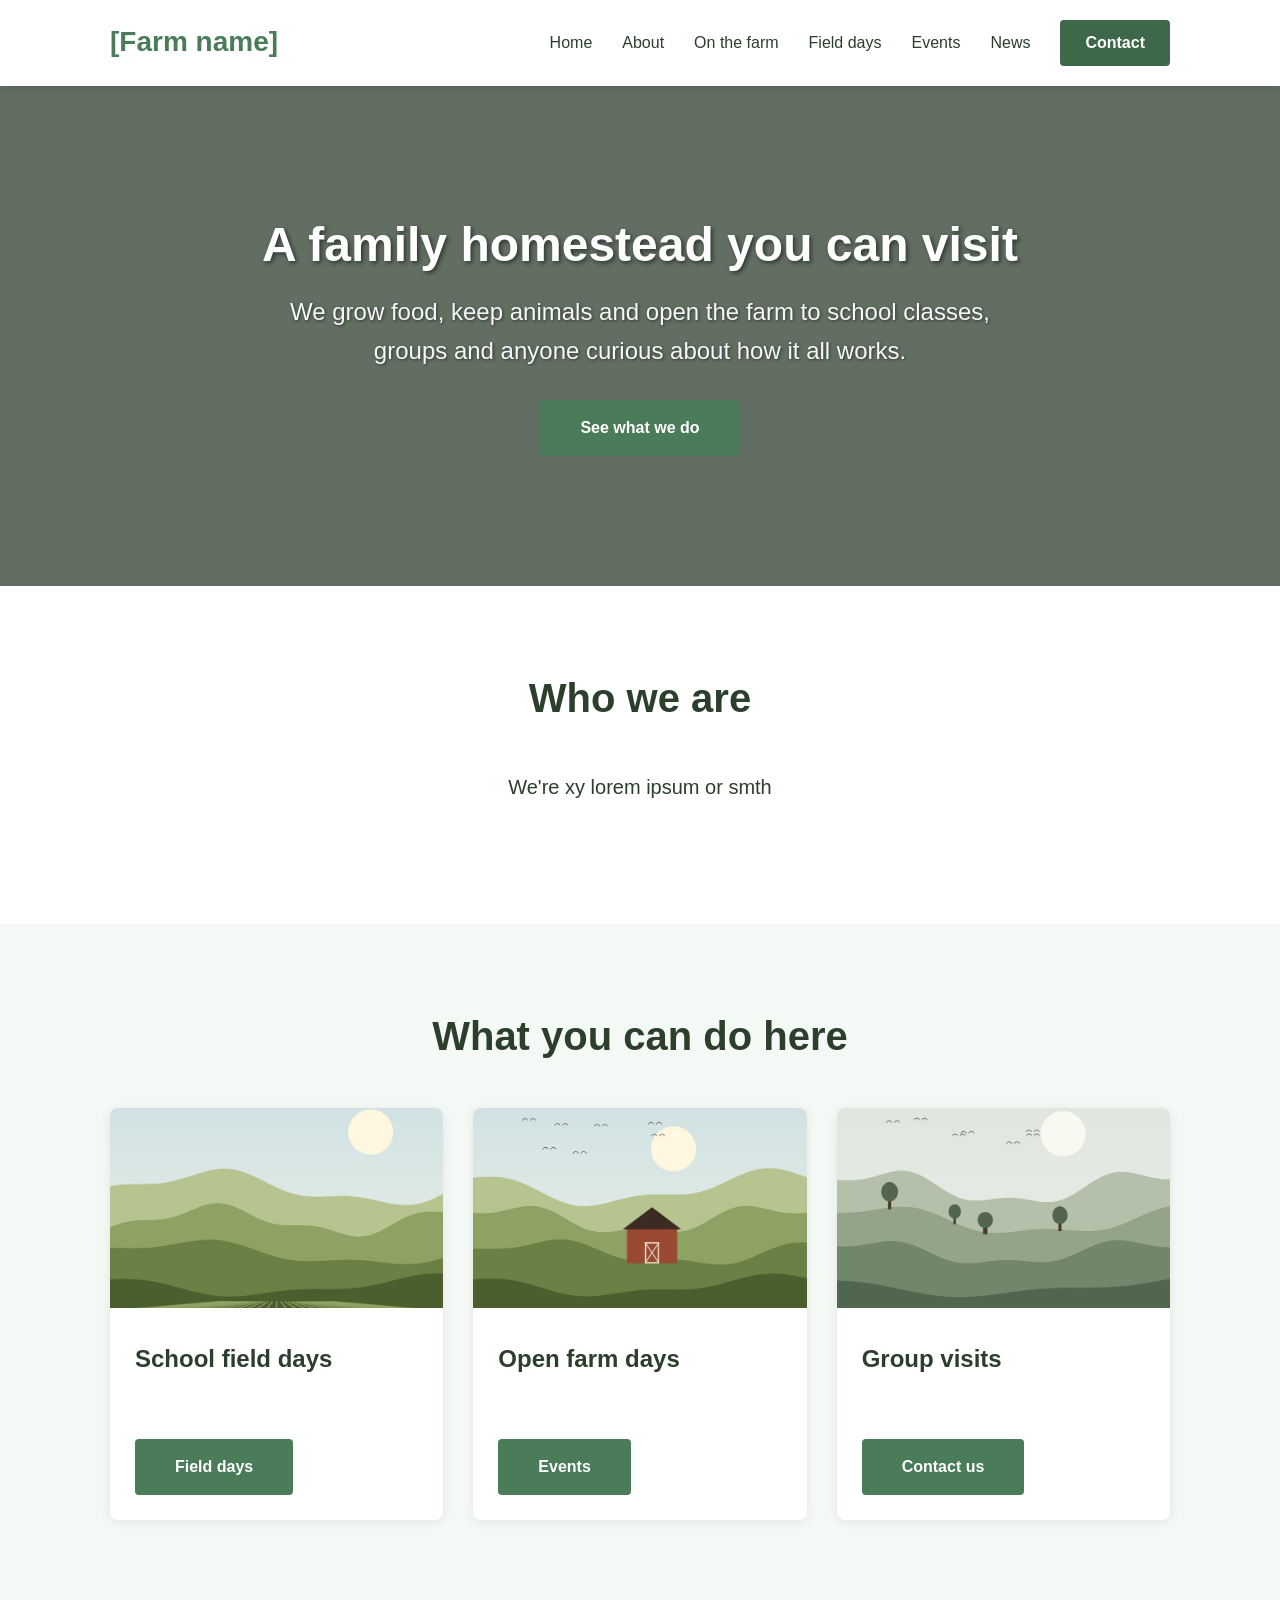
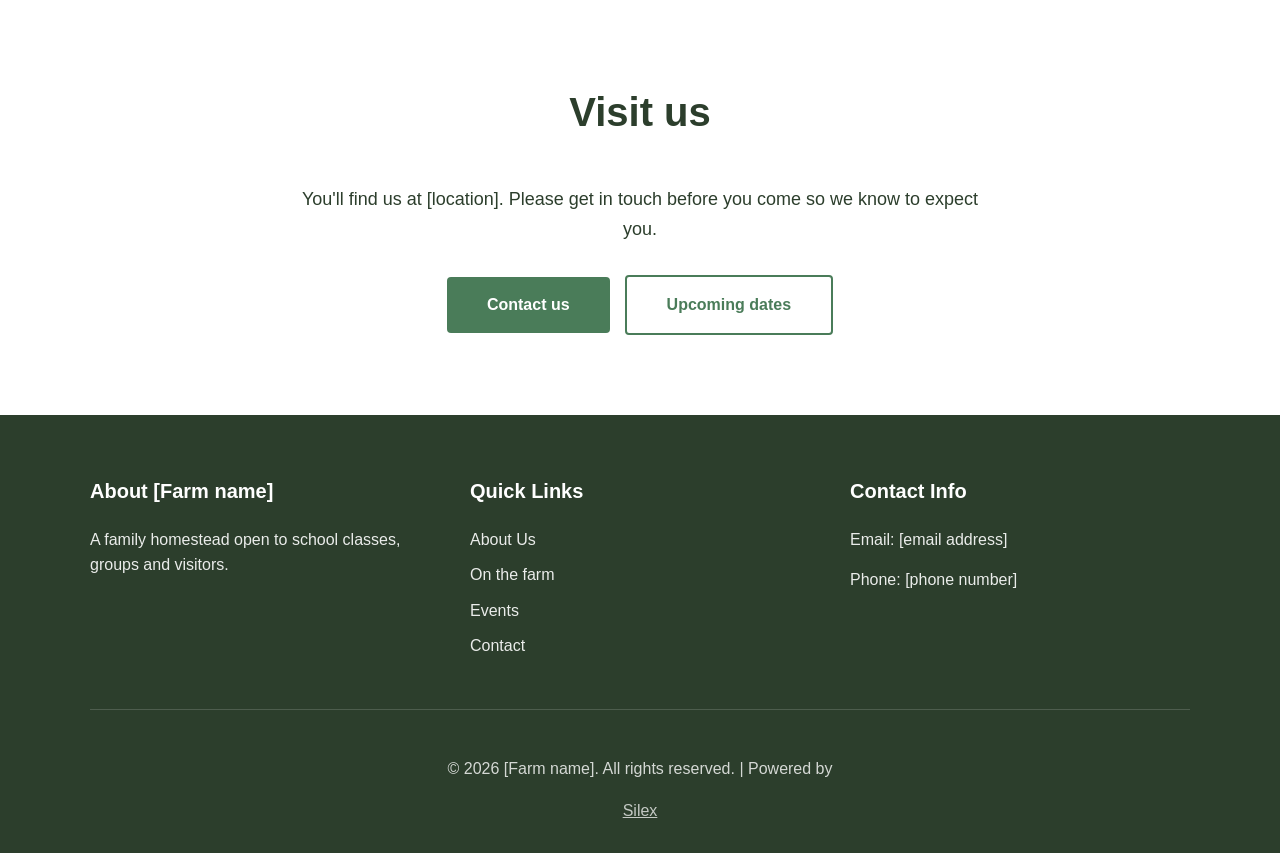
<file: index.html>
<!DOCTYPE html>
<html lang="en">
<head>
<meta charset="UTF-8">
<meta name="viewport" content="width=device-width, initial-scale=1.0">
<meta name="generator" content="Silex v3.10.0">
<link rel="stylesheet" href="css/index-619503e9a1c634ff6582a93816e142fc4808461ff53b96c82f0f016d4b5dafa4.css" />


<title>Home | [Farm name]</title>
<meta name="description" property="description" content="A family homestead open to school classes, groups and visitors."/>
<meta name="og:title" property="og:title" content="[Farm name]"/>
<meta name="og:description" property="og:description" content="A family homestead open to school classes, groups and visitors."/>
</head>
<body id="int5"><header id="i6ms" class="green-hope-header"><div id="i2aw" class="green-hope-header__container"><a href="index.html" class="green-hope-logo" id="iekl">[Farm name]</a><nav id="irkq" class="green-hope-nav"><a href="index.html" class="green-hope-nav__link" id="ineo7">Home</a><a href="about/index.html" class="green-hope-nav__link" id="if092">About</a><a href="projects/index.html" class="green-hope-nav__link" id="ivxo6">On the farm</a><a href="stories/index.html" class="green-hope-nav__link" id="iija1">Field days</a><a href="events/index.html" class="green-hope-nav__link" id="ipjfz">Events</a><a href="news/index.html" class="green-hope-nav__link" id="iybik">News</a><a href="contact/index.html" class="green-hope-nav__link green-hope-btn" id="ie0uv">Contact</a></nav></div></header><section id="iftms" class="green-hope-hero"><div id="ignu8" class="green-hope-hero__overlay"></div><div id="ityyp" class="green-hope-hero__content"><h1 id="izlew" class="green-hope-heading">A family homestead you can visit</h1><p id="ihbxm" class="green-hope-subheading">We grow food, keep animals and open the farm to school classes, groups and anyone curious about how it all works.</p><a href="projects/index.html" id="i7nlg" class="green-hope-btn">See what we do</a></div></section><section id="iilt8" class="green-hope-section"><div id="iix19" class="green-hope-container"><h2 id="iln8k" class="green-hope-section__title">Who we are</h2><p id="iek1r" class="green-hope-text">We're xy lorem ipsum or smth</p></div></section><section id="i1hyh" class="green-hope-section green-hope-section--alt"><div id="igmwo" class="green-hope-container"><h2 id="igh5f" class="green-hope-section__title">What you can do here</h2><div id="i6exh" class="green-hope-grid"><div id="igl1f" class="green-hope-card"><img alt="Photo placeholder, replace with your own" src="images/activity-1.jpg" class="green-hope-card__image"/><div id="ie881" class="green-hope-card__content"><h3 id="io18g" class="green-hope-card__title">School field days</h3><p id="ipyyo" class="green-hope-card__text"><br/></p><a href="projects/index.html" id="iprub" class="green-hope-btn">Field days</a></div></div><div id="in7r2" class="green-hope-card"><img alt="Photo placeholder, replace with your own" src="images/gallery-2.jpg" class="green-hope-card__image"/><div id="ixdun" class="green-hope-card__content"><h3 id="iloeh" class="green-hope-card__title">Open farm days</h3><p id="i3938" class="green-hope-card__text"><br/></p><a href="projects/index.html" id="il8ph" class="green-hope-btn">Events</a></div></div><div id="ibvy9" class="green-hope-card"><img alt="Photo placeholder, replace with your own" src="images/activity-3.jpg" class="green-hope-card__image"/><div id="igzwv" class="green-hope-card__content"><h3 id="iyesk" class="green-hope-card__title">Group visits</h3><p id="i2utz" class="green-hope-card__text"><br/></p><a href="projects/index.html" id="i6wv7" class="green-hope-btn">Contact us</a></div></div></div></div></section><section id="itz8h" class="green-hope-section"><div id="ii4bl" class="green-hope-container"><h2 id="ir4pi" class="green-hope-section__title">Visit us</h2><p id="izlmy" class="green-hope-text">You'll find us at [location]. Please get in touch before you come so we know to expect you.</p><a href="contact/index.html" id="ibkai" class="green-hope-btn">Contact us</a><a href="about/index.html" id="ix1ev" class="green-hope-btn">Upcoming dates</a></div></section><footer id="i4npmi" class="green-hope-footer"><div id="i0eby3" class="green-hope-footer__container"><div id="i6ft4j"><h3 id="iec6l2" class="green-hope-footer__title">About [Farm name]</h3><p id="i5ela4" class="green-hope-footer__text">A family homestead open to school classes, groups and visitors.</p></div><div id="iizjls"><h3 id="igouqn" class="green-hope-footer__title">Quick Links</h3><a href="about/index.html" class="green-hope-footer__link" id="iuhhvx">About Us</a><a href="projects/index.html" class="green-hope-footer__link" id="ie9oas">On the farm</a><a href="events/index.html" class="green-hope-footer__link" id="ivy5av">Events</a><a href="contact/index.html" class="green-hope-footer__link" id="inrrz2">Contact</a></div><div id="i8crba"><h3 id="is5hwl" class="green-hope-footer__title">Contact Info</h3><p id="iwwegl" class="green-hope-footer__text">Email: [email address]</p><p id="iz91vs" class="green-hope-footer__text">Phone: [phone number]</p></div></div><div id="i0p47g" class="green-hope-footer__bottom"><p id="i63558">© 2026 [Farm name]. All rights reserved. | Powered by </p><a href="https://www.silex.me" id="iksfp6" rel="noopener" target="_blank" class="green-hope-footer__link">Silex</a></div></footer><script>document.addEventListener("submit",function(e){e.preventDefault();var f=e.target;if(f.querySelector(".mock-note"))return;var p=document.createElement("p");p.className="mock-note";p.style.cssText="margin-top:1rem;font-weight:600";p.textContent="This is a preview: the form does not send messages yet.";f.appendChild(p);});</script></body>
</html>
</file>
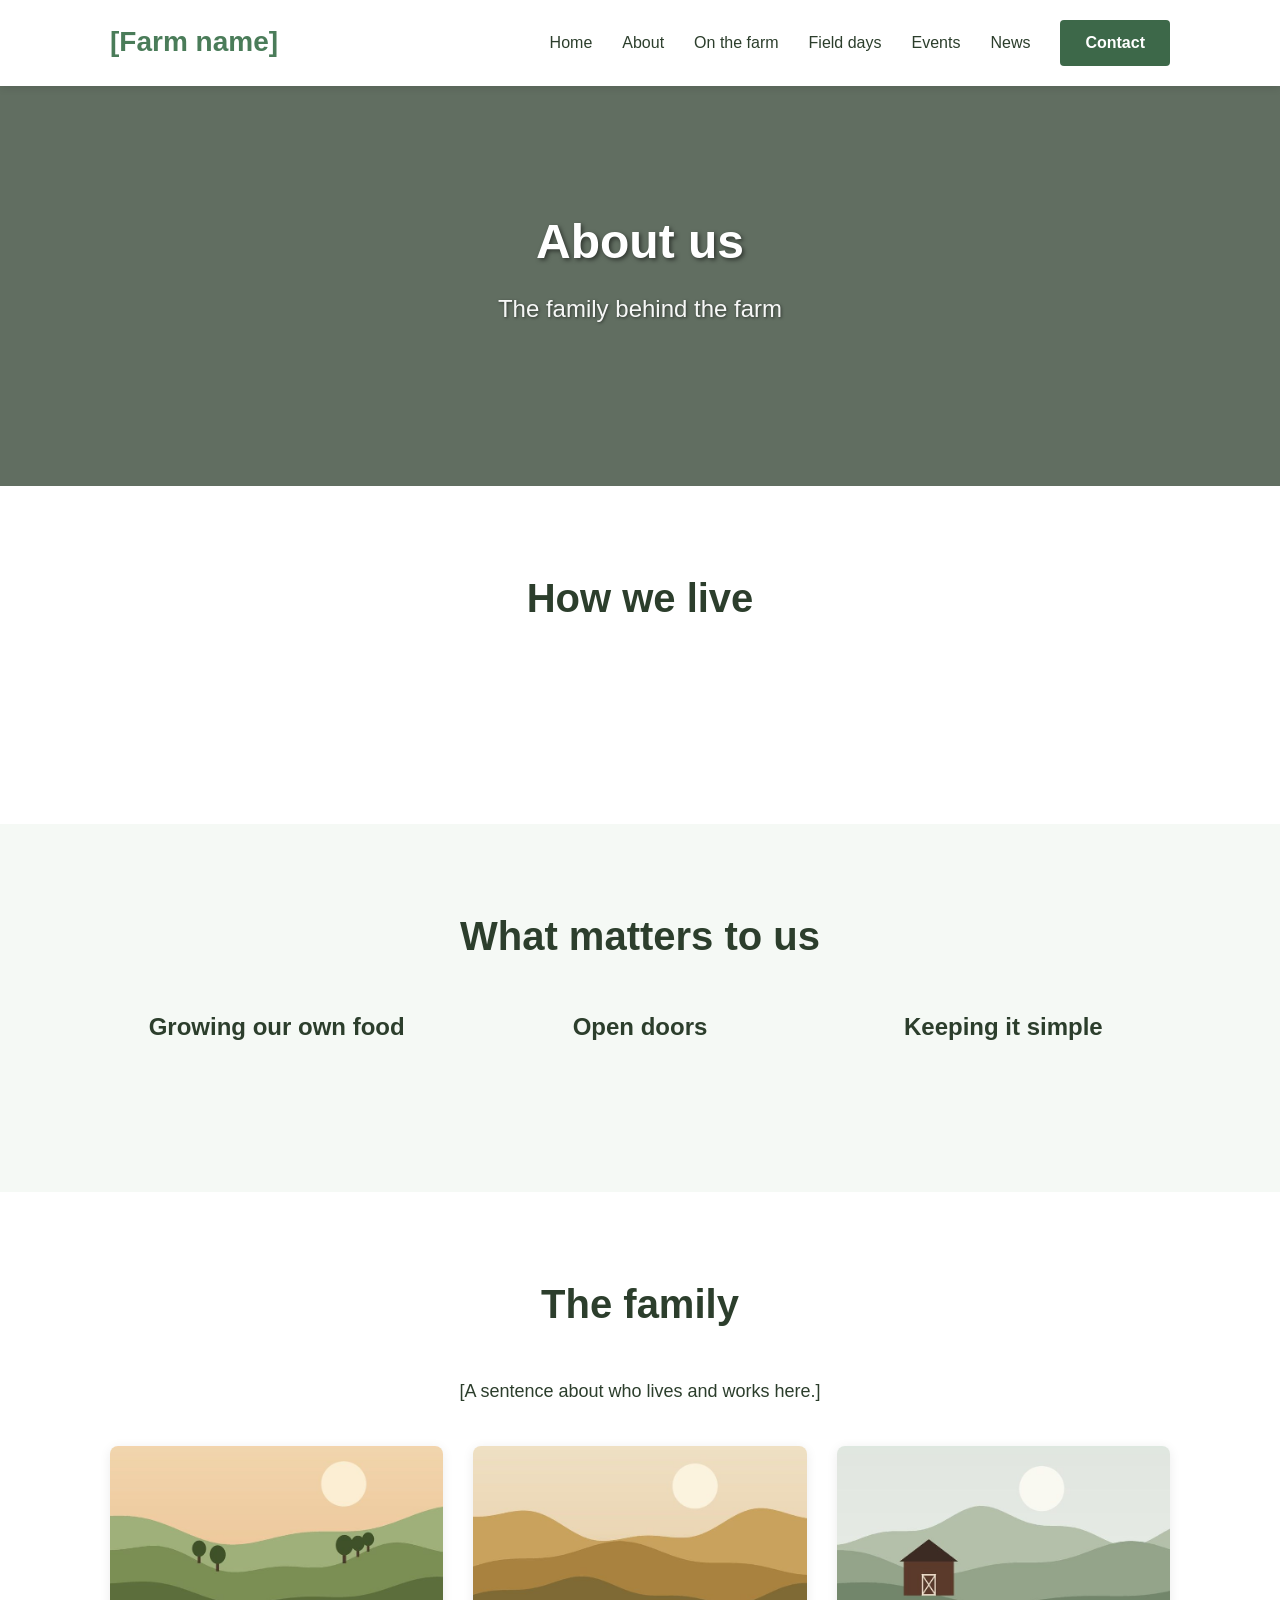
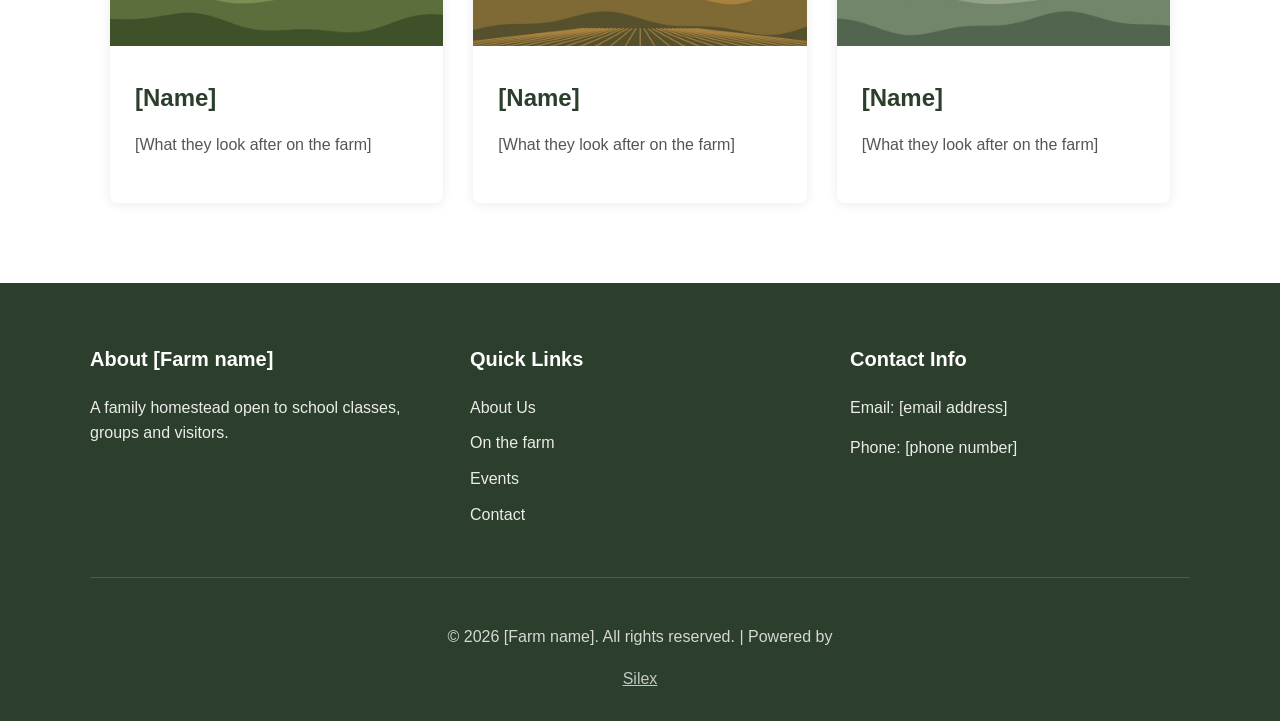
<file: about/index.html>
<!DOCTYPE html>
<html lang="en">
<head>
<meta charset="UTF-8">
<meta name="viewport" content="width=device-width, initial-scale=1.0">
<meta name="generator" content="Silex v3.10.0">
<link rel="stylesheet" href="../css/about-bce104bfc9173774d8f40555e05a5ea9aa260cade70e0259fd75a2ef10e624a8.css" />


<title>About us | [Farm name]</title>
<meta name="description" property="description" content="The family behind the farm and how we live."/>
<meta name="og:title" property="og:title" content="[Farm name]"/>
<meta name="og:description" property="og:description" content="A family homestead open to school classes, groups and visitors."/>
</head>
<body id="irwigk"><header id="i6ms-2-2" class="green-hope-header"><div id="i2aw-2-2" class="green-hope-header__container"><a href="../index.html" class="green-hope-logo" id="iekl-2-2">[Farm name]</a><nav id="irkq-2-2" class="green-hope-nav"><a href="../index.html" class="green-hope-nav__link" id="ineo7-2-2">Home</a><a href="../about/index.html" class="green-hope-nav__link" id="if092-2-2">About</a><a href="../projects/index.html" class="green-hope-nav__link" id="ivxo6-2-2">On the farm</a><a href="../stories/index.html" class="green-hope-nav__link" id="iija1-2-2">Field days</a><a href="../events/index.html" class="green-hope-nav__link" id="ipjfz-2-2">Events</a><a href="../news/index.html" class="green-hope-nav__link" id="iybik-2-2">News</a><a href="../contact/index.html" class="green-hope-nav__link green-hope-btn" id="ie0uv-2-2">Contact</a></nav></div></header><section id="iru7cy" class="green-hope-hero"><div id="igap3g" class="green-hope-hero__overlay"></div><div id="ibsz2b" class="green-hope-hero__content"><h1 id="i2iyww" class="green-hope-heading">About us</h1><p id="i8eq8a" class="green-hope-subheading">The family behind the farm</p></div></section><section id="iay0kf" class="green-hope-section"><div id="iya7e1" class="green-hope-container"><h2 id="i9c1qi" class="green-hope-section__title">How we live</h2><p id="i514nl" class="green-hope-text"><br/></p></div></section><section id="itersk" class="green-hope-section green-hope-section--alt"><div id="iiyzjf" class="green-hope-container"><h2 id="i8t5xi" class="green-hope-section__title">What matters to us</h2><div id="iqkc4i" class="green-hope-grid"><div id="iq76nf"><h3 id="i9ja2a" class="green-hope-card__title">Growing our own food</h3><p id="iquhxg" class="green-hope-text"><br/></p></div><div id="in6uv1"><h3 id="in0e4z" class="green-hope-card__title">Open doors</h3><p id="isny5i" class="green-hope-text"><br/></p></div><div id="itelka"><h3 id="imtthw" class="green-hope-card__title">Keeping it simple</h3><p id="irx6ae" class="green-hope-text"><br/></p></div></div></div></section><section id="ikrd3o" class="green-hope-section"><div id="i5q2or" class="green-hope-container"><h2 id="i8nbiy" class="green-hope-section__title">The family</h2><p id="icaf35" class="green-hope-text">[A sentence about who lives and works here.]</p><div id="i7ka1f" class="green-hope-grid"><div id="id5ile" class="green-hope-card"><img alt="Photo placeholder, replace with your own" src="../images/gallery-1.jpg" class="green-hope-card__image"/><div id="idmsb3" class="green-hope-card__content"><h3 id="im6uzu" class="green-hope-card__title">[Name]</h3><p id="inbu3m" class="green-hope-card__text">[What they look after on the farm]</p></div></div><div id="iobqw2" class="green-hope-card"><img alt="Photo placeholder, replace with your own" src="../images/gallery-4.jpg" class="green-hope-card__image"/><div id="i2ryb1" class="green-hope-card__content"><h3 id="ithiq5" class="green-hope-card__title">[Name]</h3><p id="iettih" class="green-hope-card__text">[What they look after on the farm]</p></div></div><div id="inooh7" class="green-hope-card"><img alt="Photo placeholder, replace with your own" src="../images/gallery-5.jpg" class="green-hope-card__image"/><div id="iqvwwb" class="green-hope-card__content"><h3 id="ijarih" class="green-hope-card__title">[Name]</h3><p id="iasdb8" class="green-hope-card__text">[What they look after on the farm]</p></div></div></div></div></section><footer id="i4npmi-2-2" class="green-hope-footer"><div id="i0eby3-2-2" class="green-hope-footer__container"><div id="i6ft4j-2-2"><h3 id="iec6l2-2-2" class="green-hope-footer__title">About [Farm name]</h3><p id="i5ela4-2-2" class="green-hope-footer__text">A family homestead open to school classes, groups and visitors.</p></div><div id="iizjls-2-2"><h3 id="igouqn-2-2" class="green-hope-footer__title">Quick Links</h3><a href="../about/index.html" class="green-hope-footer__link" id="iuhhvx-2-2">About Us</a><a href="../projects/index.html" class="green-hope-footer__link" id="ie9oas-2-2">On the farm</a><a href="../events/index.html" class="green-hope-footer__link" id="ivy5av-2-2">Events</a><a href="../contact/index.html" class="green-hope-footer__link" id="inrrz2-2-2">Contact</a></div><div id="i8crba-2-2"><h3 id="is5hwl-2-2" class="green-hope-footer__title">Contact Info</h3><p id="iwwegl-2-2" class="green-hope-footer__text">Email: [email address]</p><p id="iz91vs-2-2" class="green-hope-footer__text">Phone: [phone number]</p></div></div><div id="i0p47g-2-2" class="green-hope-footer__bottom"><p id="i63558-2-2">© 2026 [Farm name]. All rights reserved. | Powered by </p><a href="https://www.silex.me" id="ib2m8a-2" rel="noopener" target="_blank" class="green-hope-footer__link">Silex</a></div></footer><script>document.addEventListener("submit",function(e){e.preventDefault();var f=e.target;if(f.querySelector(".mock-note"))return;var p=document.createElement("p");p.className="mock-note";p.style.cssText="margin-top:1rem;font-weight:600";p.textContent="This is a preview: the form does not send messages yet.";f.appendChild(p);});</script></body>
</html>
</file>
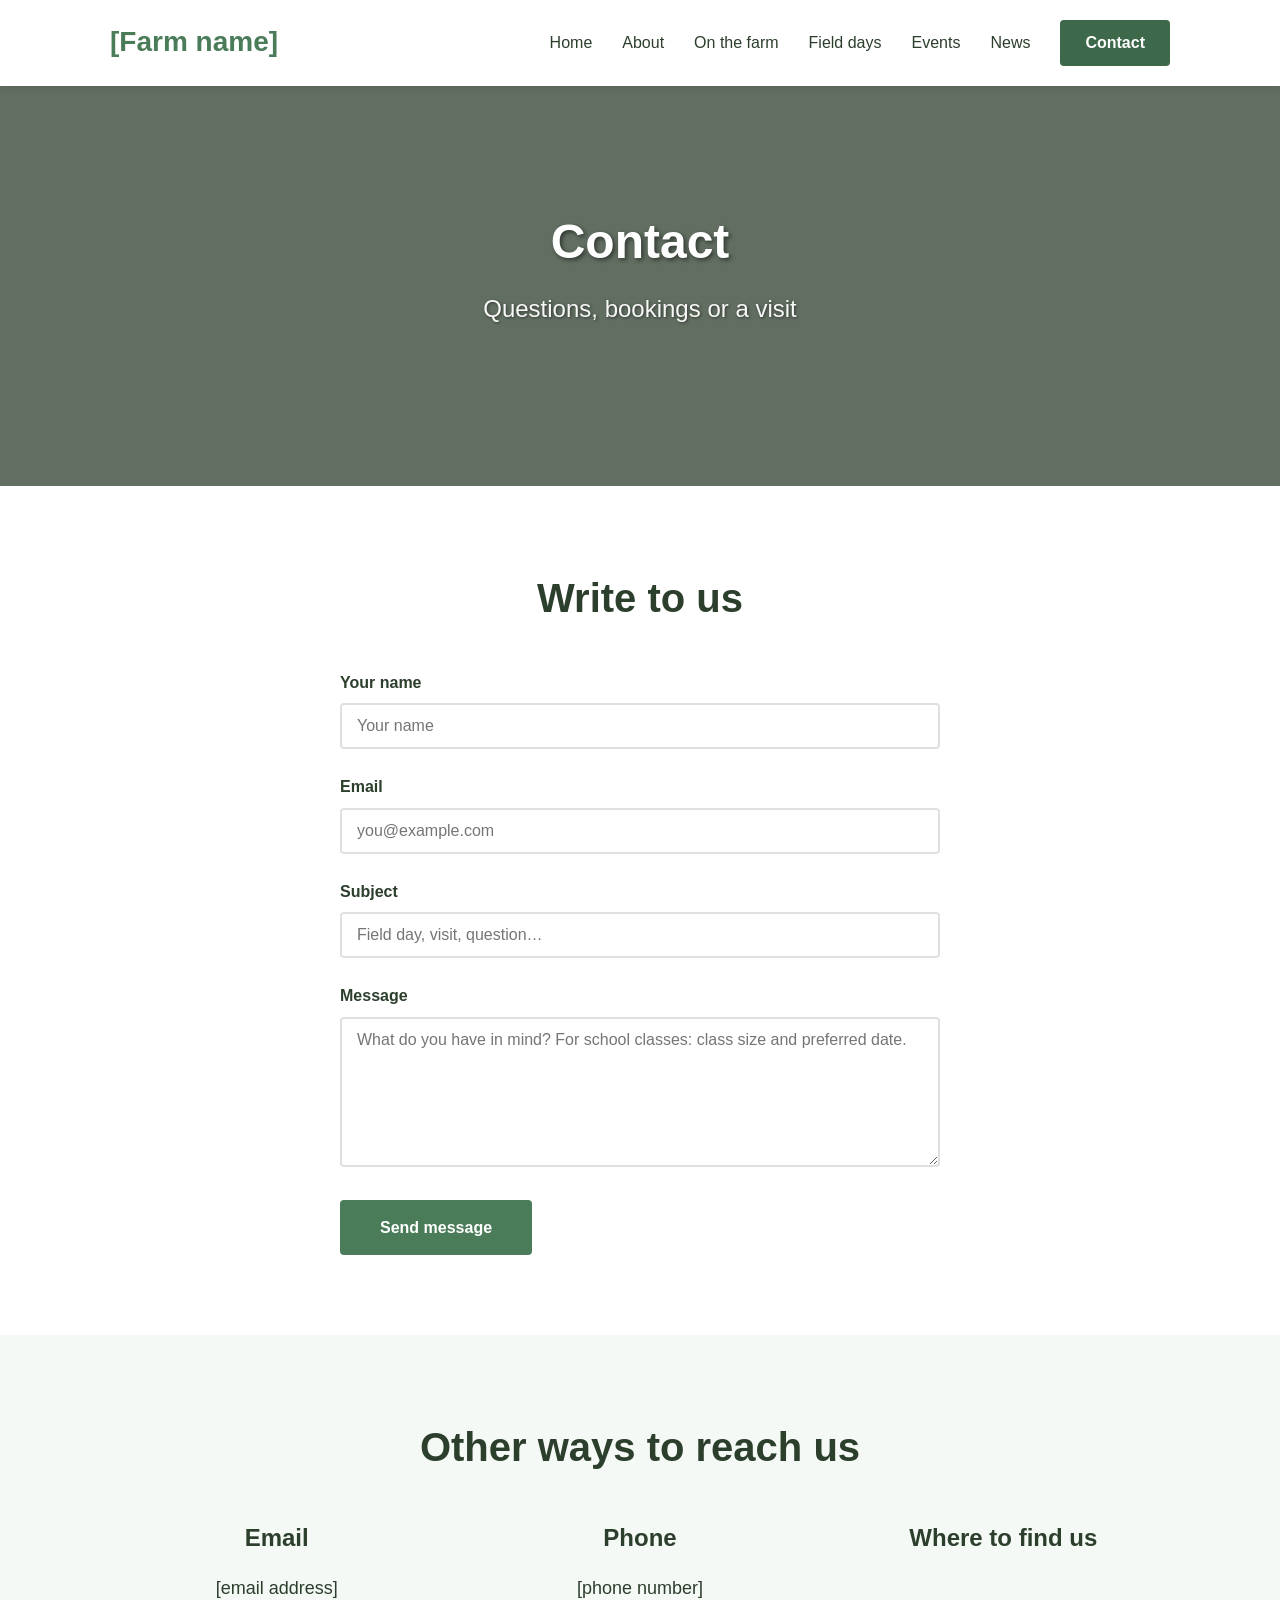
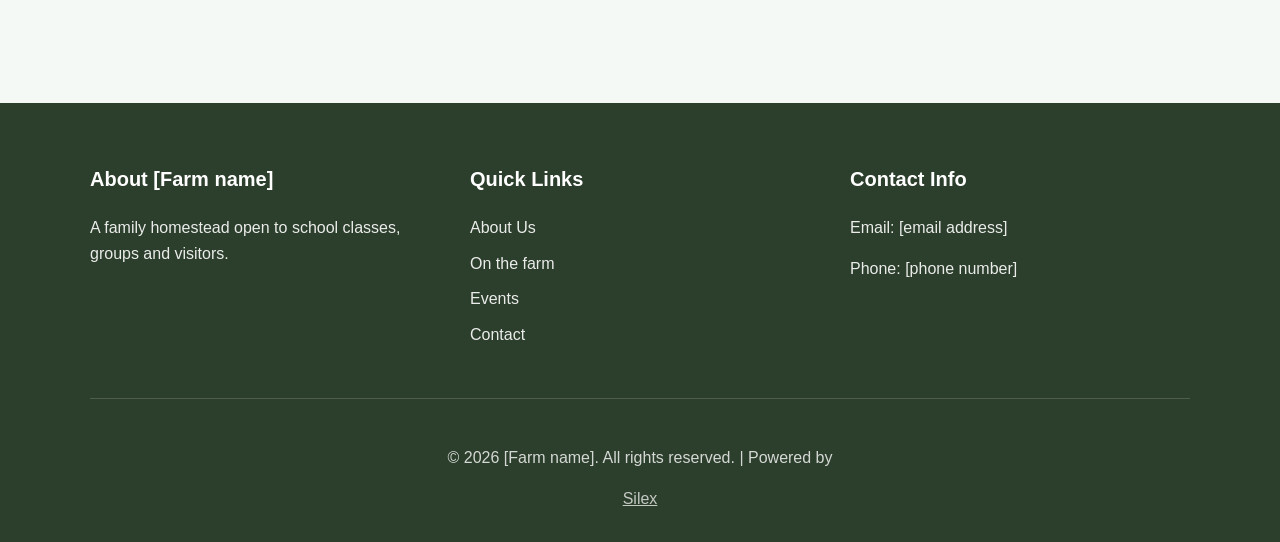
<file: contact/index.html>
<!DOCTYPE html>
<html lang="en">
<head>
<meta charset="UTF-8">
<meta name="viewport" content="width=device-width, initial-scale=1.0">
<meta name="generator" content="Silex v3.10.0">
<link rel="stylesheet" href="../css/contact-239d6b2bed25545503f2106c71d383638f4d4d370d1191f08b9ee81738df38e5.css" />


<title>Contact | [Farm name]</title>
<meta name="description" property="description" content="Get in touch about a visit, a field day or a question."/>
<meta name="og:title" property="og:title" content="[Farm name]"/>
<meta name="og:description" property="og:description" content="A family homestead open to school classes, groups and visitors."/>
</head>
<body id="i7e702"><header id="i6ms-2-7" class="green-hope-header"><div id="i2aw-2-7" class="green-hope-header__container"><a href="../index.html" class="green-hope-logo" id="iekl-2-7">[Farm name]</a><nav id="irkq-2-7" class="green-hope-nav"><a href="../index.html" class="green-hope-nav__link" id="ineo7-2-7">Home</a><a href="../about/index.html" class="green-hope-nav__link" id="if092-2-7">About</a><a href="../projects/index.html" class="green-hope-nav__link" id="ivxo6-2-7">On the farm</a><a href="../stories/index.html" class="green-hope-nav__link" id="iija1-2-7">Field days</a><a href="../events/index.html" class="green-hope-nav__link" id="ipjfz-2-7">Events</a><a href="../news/index.html" class="green-hope-nav__link" id="iybik-2-7">News</a><a href="../contact/index.html" class="green-hope-nav__link green-hope-btn" id="ie0uv-2-7">Contact</a></nav></div></header><section id="i8r8hv" class="green-hope-hero"><div id="i9kqih" class="green-hope-hero__overlay"></div><div id="i19u5y" class="green-hope-hero__content"><h1 id="iol9p3" class="green-hope-heading">Contact</h1><p id="iyukzw" class="green-hope-subheading">Questions, bookings or a visit</p></div></section><section id="ij3pcp" class="green-hope-section"><div id="i8ttzl" class="green-hope-container"><h2 id="izqv6i" class="green-hope-section__title">Write to us</h2><form id="ii900k" class="green-hope-form"><div id="ii2ash" class="green-hope-form__group"><label id="ijs1jj" class="green-hope-form__label">Your name</label><input id="i9bc7i" name="name" placeholder="Your name" required class="green-hope-form__input"/></div><div id="ix33ul" class="green-hope-form__group"><label id="ijgb9o" class="green-hope-form__label">Email</label><input id="iyaxjp" name="email" placeholder="you@example.com" required class="green-hope-form__input"/></div><div id="id4yjj" class="green-hope-form__group"><label id="ifd58e" class="green-hope-form__label">Subject</label><input id="ih9u1z" name="subject" placeholder="Field day, visit, question…" required class="green-hope-form__input"/></div><div id="i71l5d" class="green-hope-form__group"><label id="i15l6b" class="green-hope-form__label">Message</label><textarea id="iqa9zf" name="message" placeholder="What do you have in mind? For school classes: class size and preferred date." required class="green-hope-form__textarea"></textarea></div><div id="ip0s6g" type="submit" class="green-hope-btn">Send message</div></form></div></section><section id="ixuauh" class="green-hope-section green-hope-section--alt"><div id="ilgukh" class="green-hope-container"><h2 id="io30y3" class="green-hope-section__title">Other ways to reach us</h2><div id="idoo8q" class="green-hope-grid"><div id="ihgvds"><h3 id="is54og" class="green-hope-card__title">Email</h3><p id="imoza5" class="green-hope-text">[email address]</p></div><div id="ic7a73"><h3 id="iwtgaj" class="green-hope-card__title">Phone</h3><p id="i2uvfn" class="green-hope-text">[phone number]</p></div><div id="ip2beo"><h3 id="it0s3z" class="green-hope-card__title">Where to find us</h3><p id="i2feje" class="green-hope-text"><br/></p></div></div></div></section><footer id="i4npmi-2-7" class="green-hope-footer"><div id="i0eby3-2-7" class="green-hope-footer__container"><div id="i6ft4j-2-7"><h3 id="iec6l2-2-7" class="green-hope-footer__title">About [Farm name]</h3><p id="i5ela4-2-7" class="green-hope-footer__text">A family homestead open to school classes, groups and visitors.</p></div><div id="iizjls-2-7"><h3 id="igouqn-2-7" class="green-hope-footer__title">Quick Links</h3><a href="../about/index.html" class="green-hope-footer__link" id="iuhhvx-2-7">About Us</a><a href="../projects/index.html" class="green-hope-footer__link" id="ie9oas-2-7">On the farm</a><a href="../events/index.html" class="green-hope-footer__link" id="ivy5av-2-7">Events</a><a href="../contact/index.html" class="green-hope-footer__link" id="inrrz2-2-7">Contact</a></div><div id="i8crba-2-7"><h3 id="is5hwl-2-7" class="green-hope-footer__title">Contact Info</h3><p id="iwwegl-2-7" class="green-hope-footer__text">Email: [email address]</p><p id="iz91vs-2-7" class="green-hope-footer__text">Phone: [phone number]</p></div></div><div id="i0p47g-2-7" class="green-hope-footer__bottom"><p id="i63558-2-7">© 2026 [Farm name]. All rights reserved. | Powered by </p><a href="https://www.silex.me" id="ib2m8a-7" rel="noopener" target="_blank" class="green-hope-footer__link">Silex</a></div></footer><script>document.addEventListener("submit",function(e){e.preventDefault();var f=e.target;if(f.querySelector(".mock-note"))return;var p=document.createElement("p");p.className="mock-note";p.style.cssText="margin-top:1rem;font-weight:600";p.textContent="This is a preview: the form does not send messages yet.";f.appendChild(p);});</script></body>
</html>
</file>
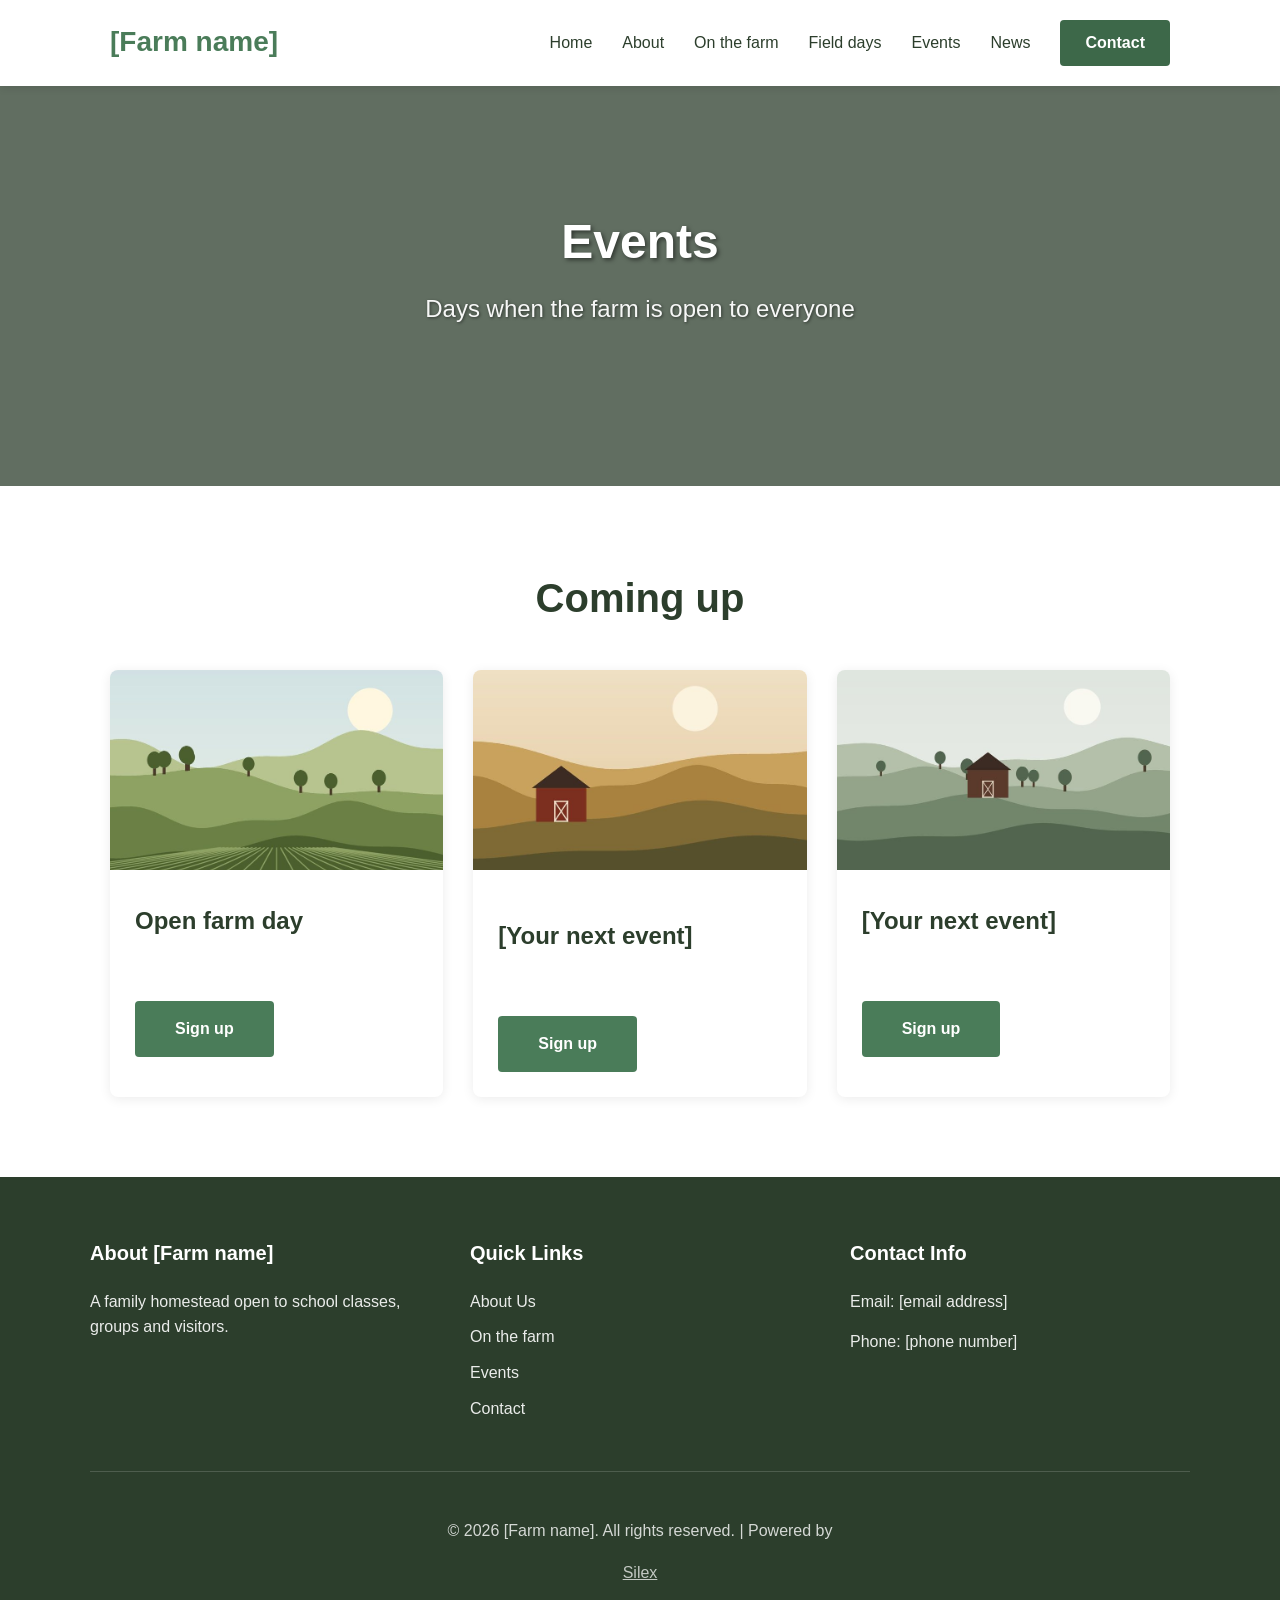
<file: events/index.html>
<!DOCTYPE html>
<html lang="en">
<head>
<meta charset="UTF-8">
<meta name="viewport" content="width=device-width, initial-scale=1.0">
<meta name="generator" content="Silex v3.10.0">
<link rel="stylesheet" href="../css/events-dd8cfbe830cd93729a1629a943575afaf59b628a731b337c91c25d7b4b374277.css" />


<title>Events | [Farm name]</title>
<meta name="description" property="description" content="Open farm days and other dates when you can visit."/>
<meta name="og:title" property="og:title" content="[Farm name]"/>
<meta name="og:description" property="og:description" content="A family homestead open to school classes, groups and visitors."/>
</head>
<body id="itz1ek"><header id="i6ms-2-5" class="green-hope-header"><div id="i2aw-2-5" class="green-hope-header__container"><a href="../index.html" class="green-hope-logo" id="iekl-2-5">[Farm name]</a><nav id="irkq-2-5" class="green-hope-nav"><a href="../index.html" class="green-hope-nav__link" id="ineo7-2-5">Home</a><a href="../about/index.html" class="green-hope-nav__link" id="if092-2-5">About</a><a href="../projects/index.html" class="green-hope-nav__link" id="ivxo6-2-5">On the farm</a><a href="../stories/index.html" class="green-hope-nav__link" id="iija1-2-5">Field days</a><a href="../events/index.html" class="green-hope-nav__link" id="ipjfz-2-5">Events</a><a href="../news/index.html" class="green-hope-nav__link" id="iybik-2-5">News</a><a href="../contact/index.html" class="green-hope-nav__link green-hope-btn" id="ie0uv-2-5">Contact</a></nav></div></header><section id="i34wjs" class="green-hope-hero"><div id="ien5fe" class="green-hope-hero__overlay"></div><div id="i2ybp3" class="green-hope-hero__content"><h1 id="iyzjdi" class="green-hope-heading">Events</h1><p id="ikpnw3" class="green-hope-subheading">Days when the farm is open to everyone</p></div></section><section id="inb0wg" class="green-hope-section"><div id="iq96f6" class="green-hope-container"><h2 id="iyq8pu" class="green-hope-section__title">Coming up</h2><div id="izv6p4" class="green-hope-grid"><div id="ih2vhs" class="green-hope-card"><img alt="Photo placeholder, replace with your own" src="../images/welcome.jpg" class="green-hope-card__image"/><div id="itq9rz" class="green-hope-card__content"><h3 id="iwc36g" class="green-hope-card__title">Open farm day</h3><p id="igjy0w" class="green-hope-card__text"><br/></p><a id="ii1tel" class="green-hope-btn">Sign up</a></div></div><div id="ib3v3h" class="green-hope-card"><img alt="Photo placeholder, replace with your own" src="../images/activity-2.jpg" class="green-hope-card__image"/><div id="ickrwn" class="green-hope-card__content"><h3 id="it6xei" class="green-hope-card__title"><h3 id="i2nqce-2" draggable="false" class="green-hope-card__title gjs-selected">[Your next event]</h3></h3><p id="ildhec" class="green-hope-card__text"><br/></p><a id="illvgm" class="green-hope-btn">Sign up</a></div></div><div id="i3n7qw" class="green-hope-card"><img alt="Photo placeholder, replace with your own" src="../images/about.jpg" class="green-hope-card__image"/><div id="ioimct" class="green-hope-card__content"><h3 id="i2nqce" class="green-hope-card__title">[Your next event]</h3><p id="igye5b" class="green-hope-card__text"><br/></p><a id="irjq66" class="green-hope-btn">Sign up</a></div></div></div></div></section><footer id="i4npmi-2-5" class="green-hope-footer"><div id="i0eby3-2-5" class="green-hope-footer__container"><div id="i6ft4j-2-5"><h3 id="iec6l2-2-5" class="green-hope-footer__title">About [Farm name]</h3><p id="i5ela4-2-5" class="green-hope-footer__text">A family homestead open to school classes, groups and visitors.</p></div><div id="iizjls-2-5"><h3 id="igouqn-2-5" class="green-hope-footer__title">Quick Links</h3><a href="../about/index.html" class="green-hope-footer__link" id="iuhhvx-2-5">About Us</a><a href="../projects/index.html" class="green-hope-footer__link" id="ie9oas-2-5">On the farm</a><a href="../events/index.html" class="green-hope-footer__link" id="ivy5av-2-5">Events</a><a href="../contact/index.html" class="green-hope-footer__link" id="inrrz2-2-5">Contact</a></div><div id="i8crba-2-5"><h3 id="is5hwl-2-5" class="green-hope-footer__title">Contact Info</h3><p id="iwwegl-2-5" class="green-hope-footer__text">Email: [email address]</p><p id="iz91vs-2-5" class="green-hope-footer__text">Phone: [phone number]</p></div></div><div id="i0p47g-2-5" class="green-hope-footer__bottom"><p id="i63558-2-5">© 2026 [Farm name]. All rights reserved. | Powered by </p><a href="https://www.silex.me" id="ib2m8a-5" rel="noopener" target="_blank" class="green-hope-footer__link">Silex</a></div></footer><script>document.addEventListener("submit",function(e){e.preventDefault();var f=e.target;if(f.querySelector(".mock-note"))return;var p=document.createElement("p");p.className="mock-note";p.style.cssText="margin-top:1rem;font-weight:600";p.textContent="This is a preview: the form does not send messages yet.";f.appendChild(p);});</script></body>
</html>
</file>
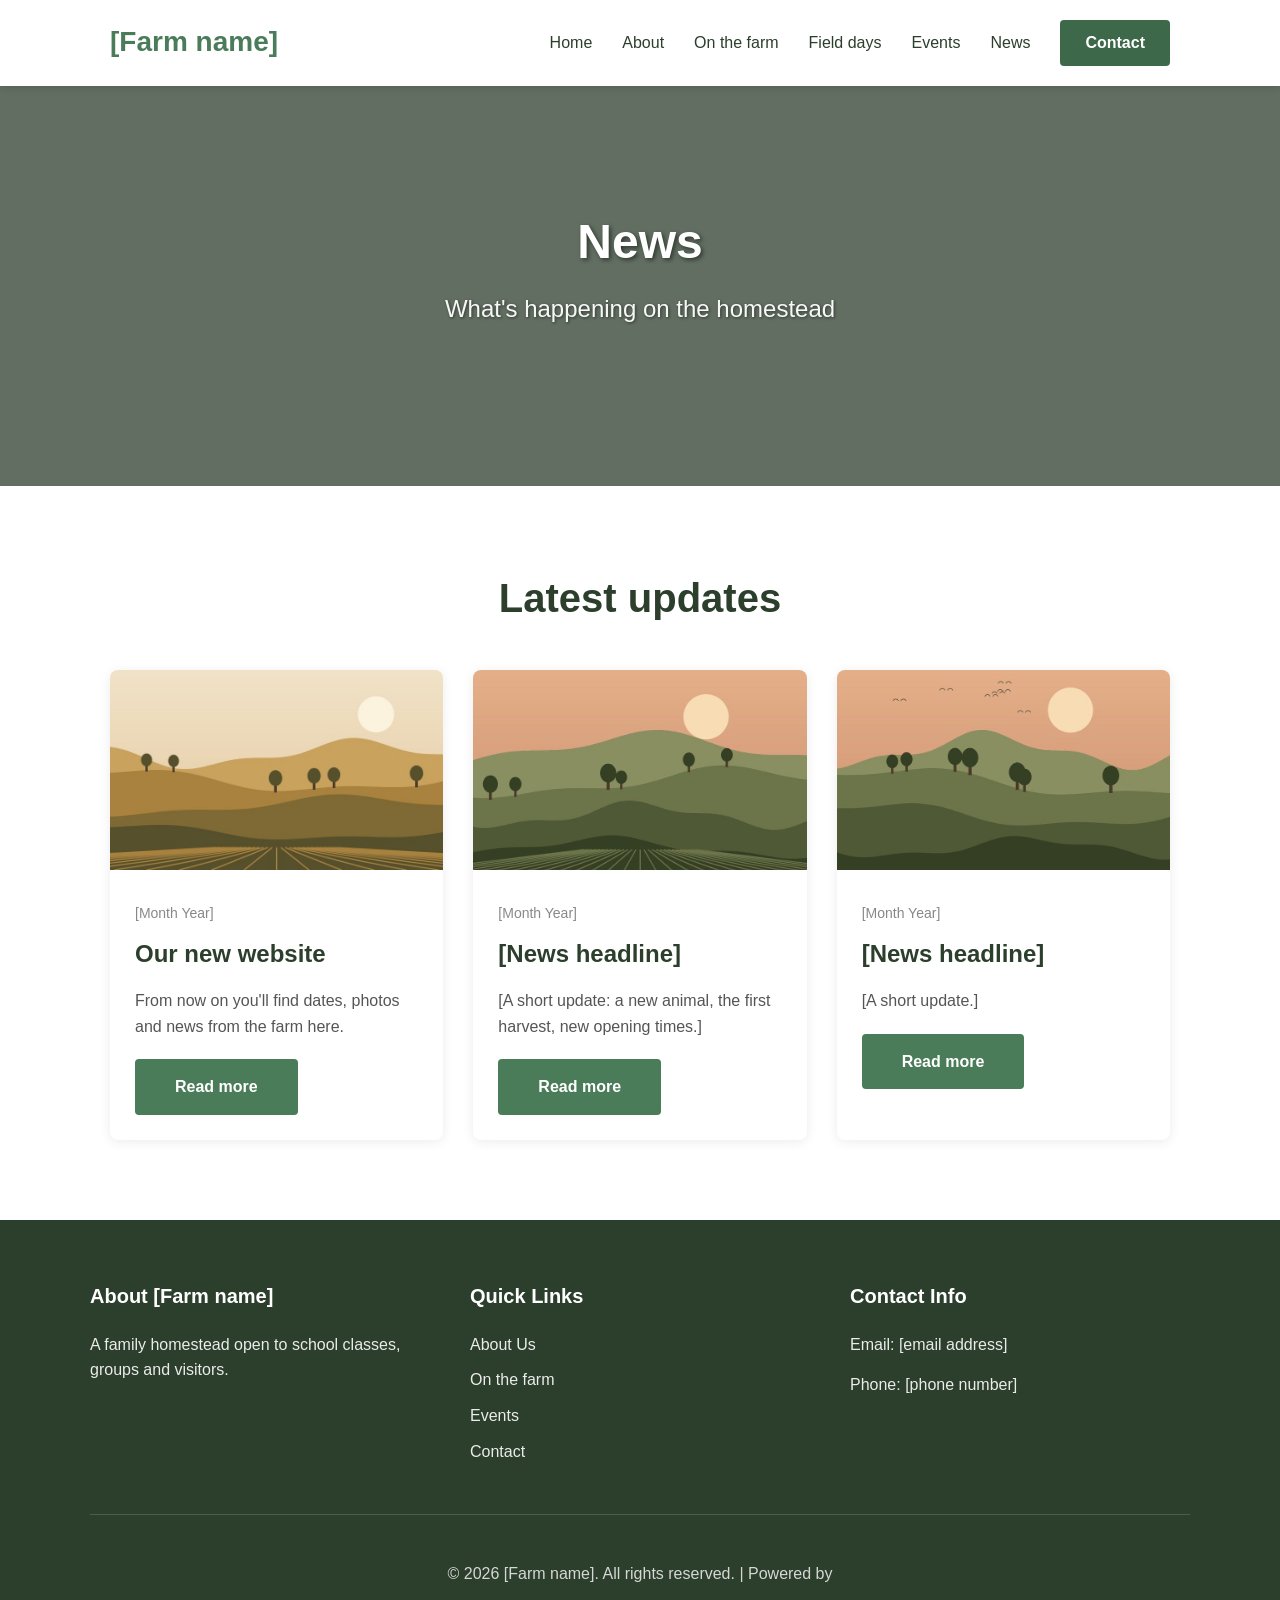
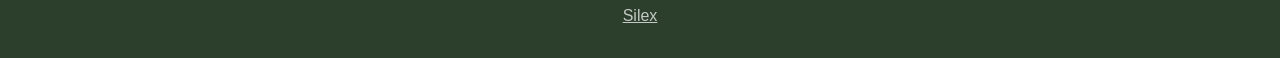
<file: news/index.html>
<!DOCTYPE html>
<html lang="en">
<head>
<meta charset="UTF-8">
<meta name="viewport" content="width=device-width, initial-scale=1.0">
<meta name="generator" content="Silex v3.10.0">
<link rel="stylesheet" href="../css/news-0b7dc3b8e884ee1b0c3faa7fdf30e0afb455ee21c09fa23a34c87fcbbaafd665.css" />


<title>News | [Farm name]</title>
<meta name="description" property="description" content="Updates from the homestead."/>
<meta name="og:title" property="og:title" content="[Farm name]"/>
<meta name="og:description" property="og:description" content="A family homestead open to school classes, groups and visitors."/>
</head>
<body id="iqlf1a"><header id="i6ms-2-6" class="green-hope-header"><div id="i2aw-2-6" class="green-hope-header__container"><a href="../index.html" class="green-hope-logo" id="iekl-2-6">[Farm name]</a><nav id="irkq-2-6" class="green-hope-nav"><a href="../index.html" class="green-hope-nav__link" id="ineo7-2-6">Home</a><a href="../about/index.html" class="green-hope-nav__link" id="if092-2-6">About</a><a href="../projects/index.html" class="green-hope-nav__link" id="ivxo6-2-6">On the farm</a><a href="../stories/index.html" class="green-hope-nav__link" id="iija1-2-6">Field days</a><a href="../events/index.html" class="green-hope-nav__link" id="ipjfz-2-6">Events</a><a href="../news/index.html" class="green-hope-nav__link" id="iybik-2-6">News</a><a href="../contact/index.html" class="green-hope-nav__link green-hope-btn" id="ie0uv-2-6">Contact</a></nav></div></header><section id="inm36m" class="green-hope-hero"><div id="izy8v3" class="green-hope-hero__overlay"></div><div id="i7l5s7" class="green-hope-hero__content"><h1 id="i4z0rf" class="green-hope-heading">News</h1><p id="ih3126" class="green-hope-subheading">What's happening on the homestead</p></div></section><section id="is0g9i" class="green-hope-section"><div id="i3hpsf" class="green-hope-container"><h2 id="iklf5t" class="green-hope-section__title">Latest updates</h2><div id="ih3uhg" class="green-hope-grid"><div id="ilku0y" class="green-hope-card"><img alt="Photo placeholder, replace with your own" src="../images/fielddays.jpg" class="green-hope-card__image"/><div id="i44wrk" class="green-hope-card__content"><p id="ifqfln">[Month Year]</p><h3 id="ioneik" class="green-hope-card__title">Our new website</h3><p id="iaqn6i" class="green-hope-card__text">From now on you'll find dates, photos and news from the farm here.</p><a href="#" id="ihchue" class="green-hope-btn">Read more</a></div></div><div id="isaqc2" class="green-hope-card"><img alt="Photo placeholder, replace with your own" src="../images/gallery-3.jpg" class="green-hope-card__image"/><div id="i4xseh" class="green-hope-card__content"><p id="iit73b">[Month Year]</p><h3 id="ixxwse" class="green-hope-card__title">[News headline]</h3><p id="idponf" class="green-hope-card__text">[A short update: a new animal, the first harvest, new opening times.]</p><a href="#" id="i510co" class="green-hope-btn">Read more</a></div></div><div id="i5zv75" class="green-hope-card"><img alt="Photo placeholder, replace with your own" src="../images/gallery-6.jpg" class="green-hope-card__image"/><div id="itx6tp" class="green-hope-card__content"><p id="ijjbtl">[Month Year]</p><h3 id="img841" class="green-hope-card__title">[News headline]</h3><p id="ihigbj" class="green-hope-card__text">[A short update.]</p><a href="#" id="ivl8yx" class="green-hope-btn">Read more</a></div></div></div></div></section><footer id="i4npmi-2-6" class="green-hope-footer"><div id="i0eby3-2-6" class="green-hope-footer__container"><div id="i6ft4j-2-6"><h3 id="iec6l2-2-6" class="green-hope-footer__title">About [Farm name]</h3><p id="i5ela4-2-6" class="green-hope-footer__text">A family homestead open to school classes, groups and visitors.</p></div><div id="iizjls-2-6"><h3 id="igouqn-2-6" class="green-hope-footer__title">Quick Links</h3><a href="../about/index.html" class="green-hope-footer__link" id="iuhhvx-2-6">About Us</a><a href="../projects/index.html" class="green-hope-footer__link" id="ie9oas-2-6">On the farm</a><a href="../events/index.html" class="green-hope-footer__link" id="ivy5av-2-6">Events</a><a href="../contact/index.html" class="green-hope-footer__link" id="inrrz2-2-6">Contact</a></div><div id="i8crba-2-6"><h3 id="is5hwl-2-6" class="green-hope-footer__title">Contact Info</h3><p id="iwwegl-2-6" class="green-hope-footer__text">Email: [email address]</p><p id="iz91vs-2-6" class="green-hope-footer__text">Phone: [phone number]</p></div></div><div id="i0p47g-2-6" class="green-hope-footer__bottom"><p id="i63558-2-6">© 2026 [Farm name]. All rights reserved. | Powered by </p><a href="https://www.silex.me" id="ib2m8a-6" rel="noopener" target="_blank" class="green-hope-footer__link">Silex</a></div></footer><script>document.addEventListener("submit",function(e){e.preventDefault();var f=e.target;if(f.querySelector(".mock-note"))return;var p=document.createElement("p");p.className="mock-note";p.style.cssText="margin-top:1rem;font-weight:600";p.textContent="This is a preview: the form does not send messages yet.";f.appendChild(p);});</script></body>
</html>
</file>
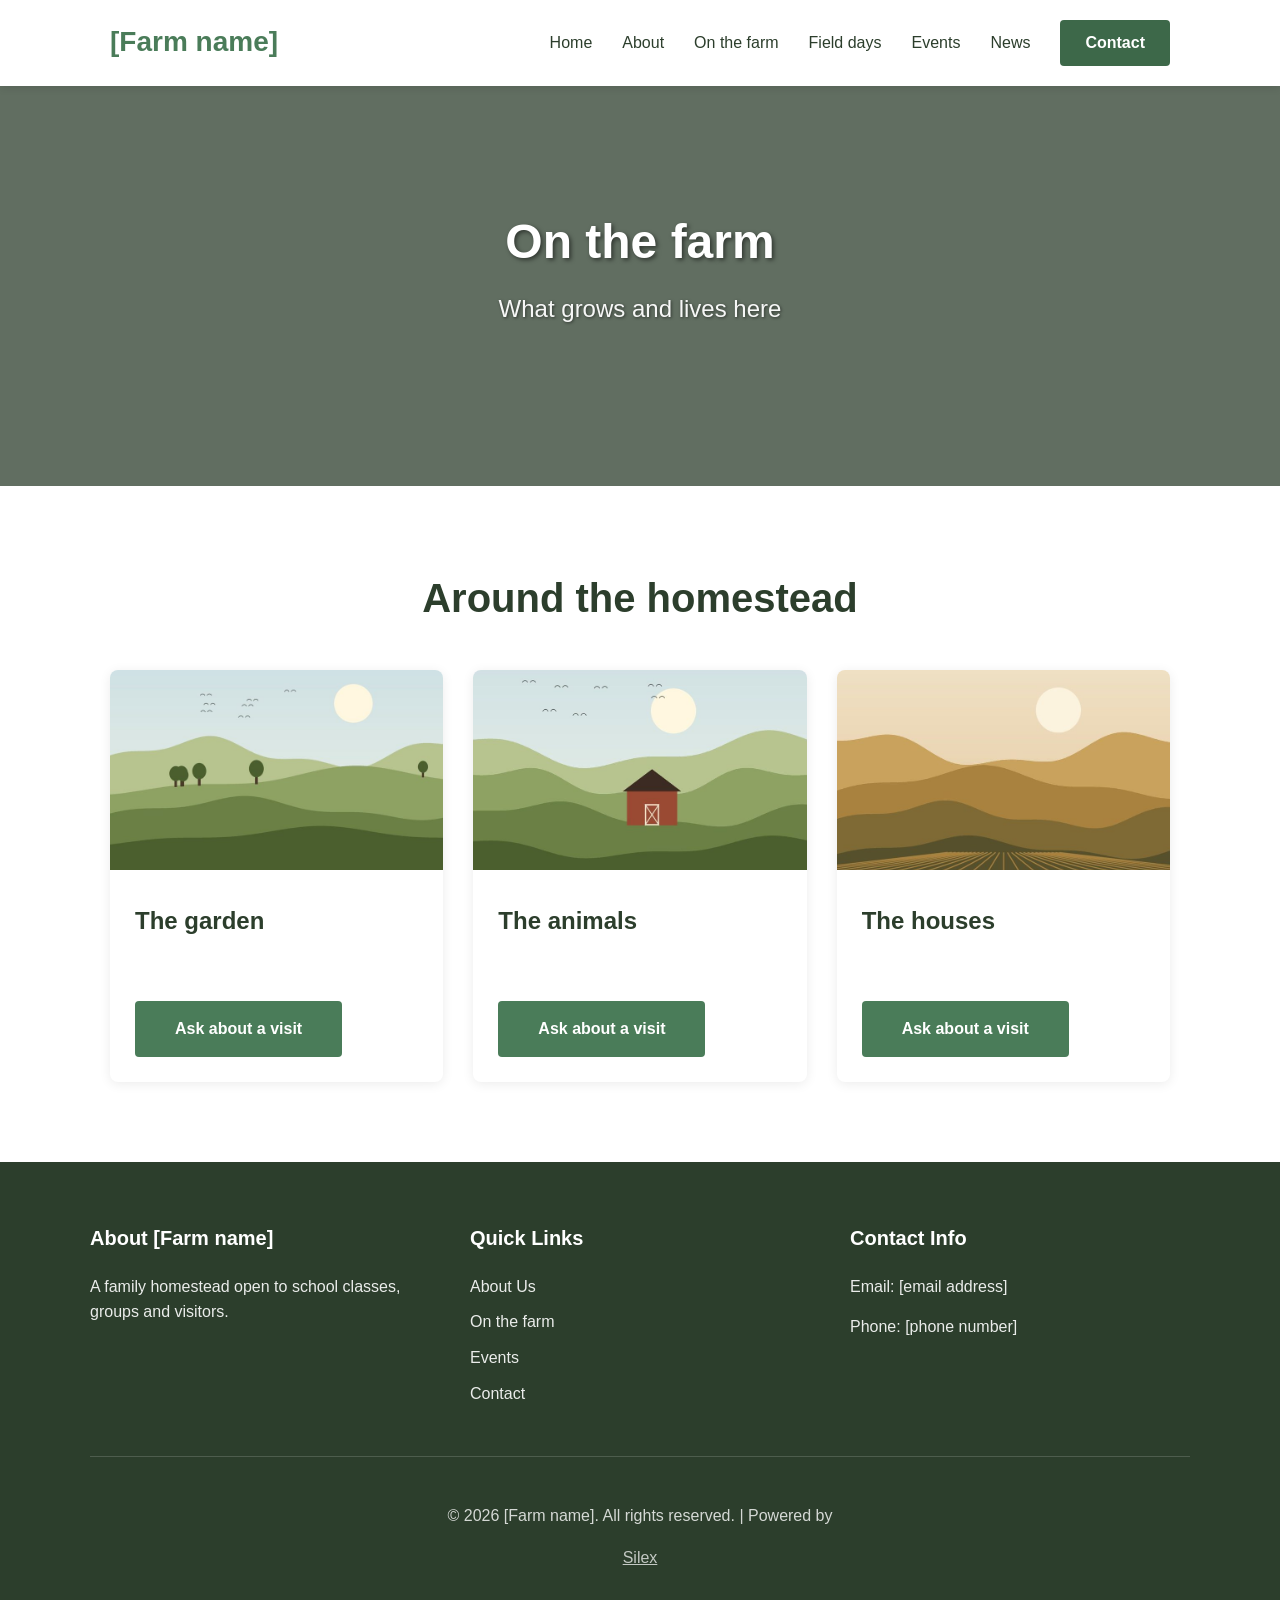
<file: projects/index.html>
<!DOCTYPE html>
<html lang="en">
<head>
<meta charset="UTF-8">
<meta name="viewport" content="width=device-width, initial-scale=1.0">
<meta name="generator" content="Silex v3.10.0">
<link rel="stylesheet" href="../css/projects-695130f9fa3a655a309c15669b2940c74b9915d570e47001e263a8267b36799b.css" />


<title>On the farm | [Farm name]</title>
<meta name="description" property="description" content="The garden, the animals and the houses on our homestead."/>
<meta name="og:title" property="og:title" content="[Farm name]"/>
<meta name="og:description" property="og:description" content="A family homestead open to school classes, groups and visitors."/>
</head>
<body id="i29x2m"><header id="i6ms-2-3" class="green-hope-header"><div id="i2aw-2-3" class="green-hope-header__container"><a href="../index.html" class="green-hope-logo" id="iekl-2-3">[Farm name]</a><nav id="irkq-2-3" class="green-hope-nav"><a href="../index.html" class="green-hope-nav__link" id="ineo7-2-3">Home</a><a href="../about/index.html" class="green-hope-nav__link" id="if092-2-3">About</a><a href="../projects/index.html" class="green-hope-nav__link" id="ivxo6-2-3">On the farm</a><a href="../stories/index.html" class="green-hope-nav__link" id="iija1-2-3">Field days</a><a href="../events/index.html" class="green-hope-nav__link" id="ipjfz-2-3">Events</a><a href="../news/index.html" class="green-hope-nav__link" id="iybik-2-3">News</a><a href="../contact/index.html" class="green-hope-nav__link green-hope-btn" id="ie0uv-2-3">Contact</a></nav></div></header><section id="ixwdss" class="green-hope-hero"><div id="if9ugv" class="green-hope-hero__overlay"></div><div id="iqj10j" class="green-hope-hero__content"><h1 id="i05jal" class="green-hope-heading">On the farm</h1><p id="idq8ds" class="green-hope-subheading">What grows and lives here</p></div></section><section id="ixgidg" class="green-hope-section"><div id="ikqt0l" class="green-hope-container"><h2 id="itgwpk" class="green-hope-section__title">Around the homestead</h2><div id="idauo6" class="green-hope-grid"><div id="igkvgn" class="green-hope-card"><img alt="Photo placeholder, replace with your own" src="../images/news-3.jpg" class="green-hope-card__image"/><div id="ic4zwj" class="green-hope-card__content"><h3 id="i1gozh" class="green-hope-card__title">The garden</h3><p id="i2al8l" class="green-hope-card__text"><br/></p><a id="iccjss" class="green-hope-btn">Ask about a visit</a></div></div><div id="iga8v3" class="green-hope-card"><img alt="Photo placeholder, replace with your own" src="../images/gallery-2.jpg" class="green-hope-card__image"/><div id="ikqgab" class="green-hope-card__content"><h3 id="i2e4x3" class="green-hope-card__title">The animals</h3><p id="iivjrq" class="green-hope-card__text"><br/></p><a id="ihme55" class="green-hope-btn">Ask about a visit</a></div></div><div id="irr3s7" class="green-hope-card"><img alt="Photo placeholder, replace with your own" src="../images/gallery-4.jpg" class="green-hope-card__image"/><div id="i0jcsi" class="green-hope-card__content"><h3 id="iubc6f" class="green-hope-card__title">The houses</h3><p id="irzuuf" class="green-hope-card__text"><br/></p><a id="it0gfn" class="green-hope-btn">Ask about a visit</a></div></div></div></div></section><footer id="i4npmi-2-3" class="green-hope-footer"><div id="i0eby3-2-3" class="green-hope-footer__container"><div id="i6ft4j-2-3"><h3 id="iec6l2-2-3" class="green-hope-footer__title">About [Farm name]</h3><p id="i5ela4-2-3" class="green-hope-footer__text">A family homestead open to school classes, groups and visitors.</p></div><div id="iizjls-2-3"><h3 id="igouqn-2-3" class="green-hope-footer__title">Quick Links</h3><a href="../about/index.html" class="green-hope-footer__link" id="iuhhvx-2-3">About Us</a><a href="../projects/index.html" class="green-hope-footer__link" id="ie9oas-2-3">On the farm</a><a href="../events/index.html" class="green-hope-footer__link" id="ivy5av-2-3">Events</a><a href="../contact/index.html" class="green-hope-footer__link" id="inrrz2-2-3">Contact</a></div><div id="i8crba-2-3"><h3 id="is5hwl-2-3" class="green-hope-footer__title">Contact Info</h3><p id="iwwegl-2-3" class="green-hope-footer__text">Email: [email address]</p><p id="iz91vs-2-3" class="green-hope-footer__text">Phone: [phone number]</p></div></div><div id="i0p47g-2-3" class="green-hope-footer__bottom"><p id="i63558-2-3">© 2026 [Farm name]. All rights reserved. | Powered by </p><a href="https://www.silex.me" id="ib2m8a-3" rel="noopener" target="_blank" class="green-hope-footer__link">Silex</a></div></footer><script>document.addEventListener("submit",function(e){e.preventDefault();var f=e.target;if(f.querySelector(".mock-note"))return;var p=document.createElement("p");p.className="mock-note";p.style.cssText="margin-top:1rem;font-weight:600";p.textContent="This is a preview: the form does not send messages yet.";f.appendChild(p);});</script></body>
</html>
</file>
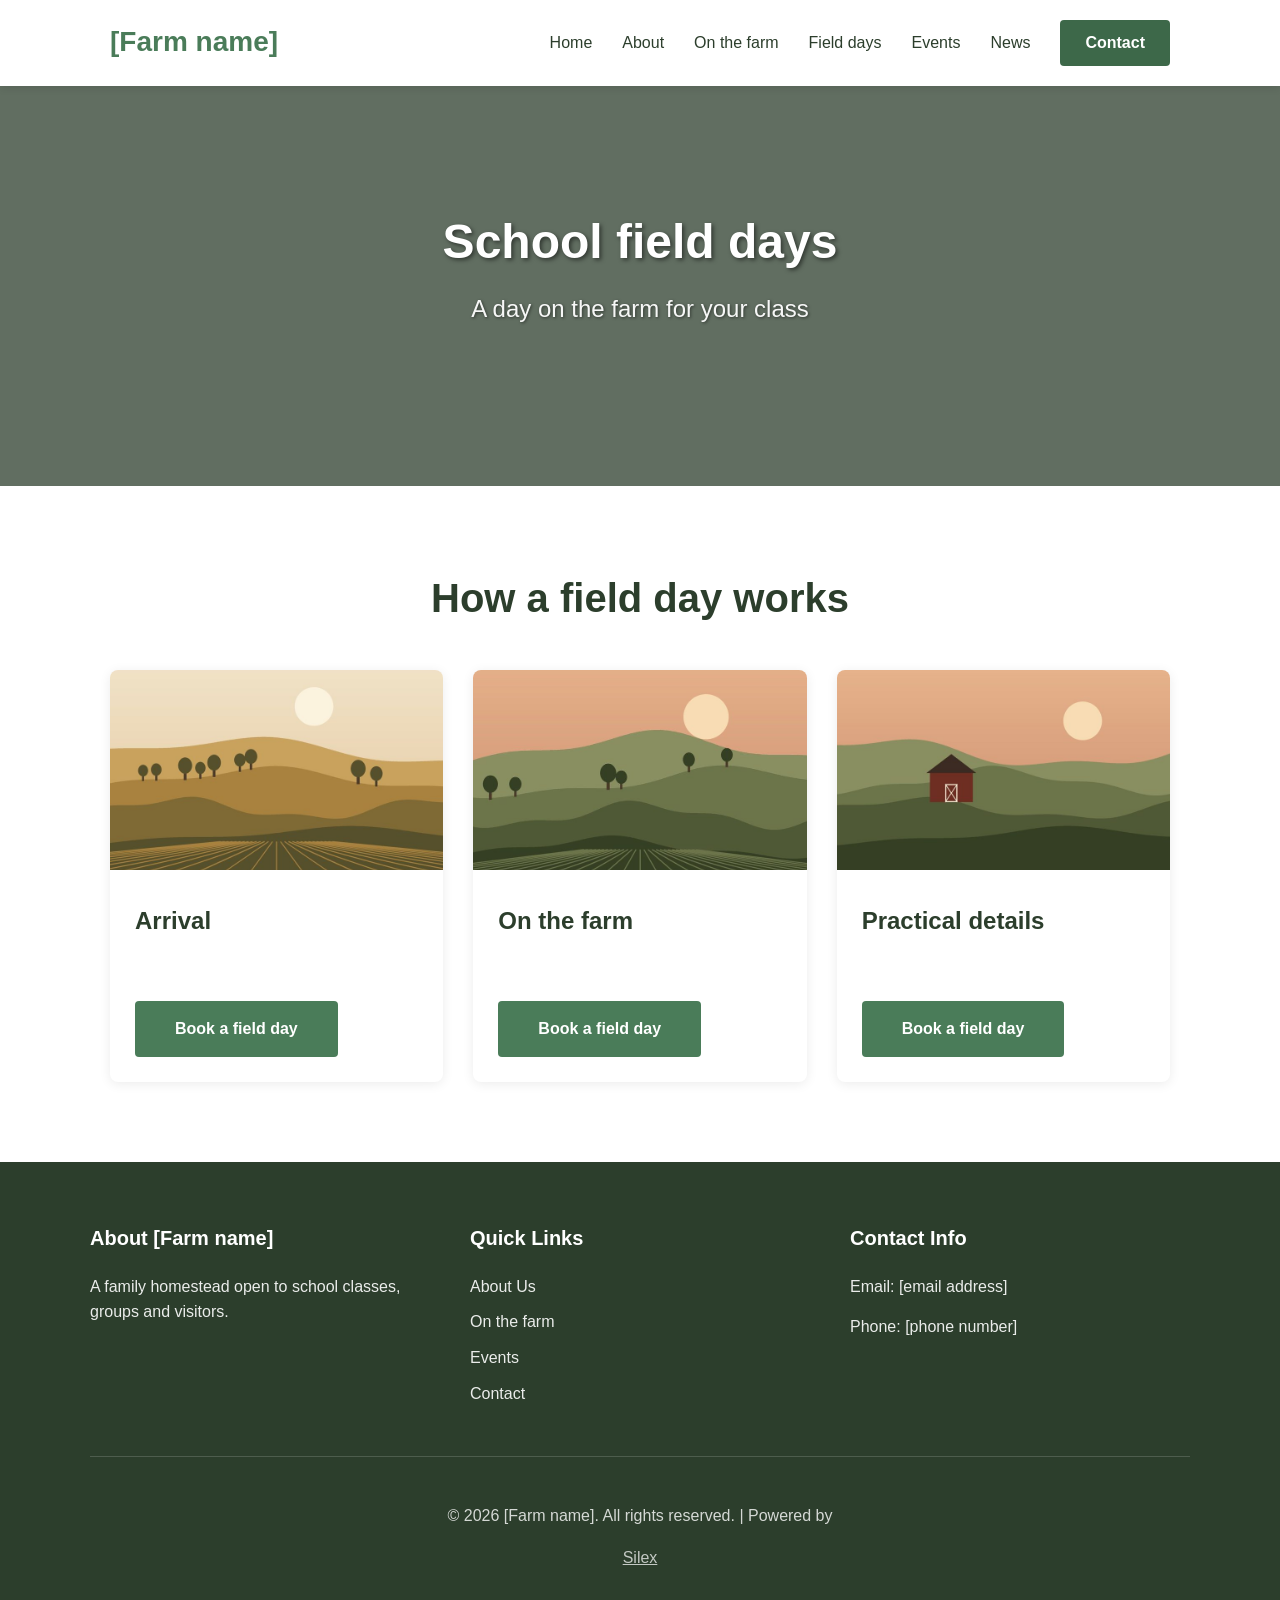
<file: stories/index.html>
<!DOCTYPE html>
<html lang="en">
<head>
<meta charset="UTF-8">
<meta name="viewport" content="width=device-width, initial-scale=1.0">
<meta name="generator" content="Silex v3.10.0">
<link rel="stylesheet" href="../css/stories-b41391d446c1281b4ee08fab8b3949e3f24e002d68a63680950dcdc9e6fa3ddb.css" />


<title>School field days | [Farm name]</title>
<meta name="description" property="description" content="A day on the farm for your class: how it works and what to bring."/>
<meta name="og:title" property="og:title" content="[Farm name]"/>
<meta name="og:description" property="og:description" content="A family homestead open to school classes, groups and visitors."/>
</head>
<body id="i7d1xz"><header id="i6ms-2-4" class="green-hope-header"><div id="i2aw-2-4" class="green-hope-header__container"><a href="../index.html" class="green-hope-logo" id="iekl-2-4">[Farm name]</a><nav id="irkq-2-4" class="green-hope-nav"><a href="../index.html" class="green-hope-nav__link" id="ineo7-2-4">Home</a><a href="../about/index.html" class="green-hope-nav__link" id="if092-2-4">About</a><a href="../projects/index.html" class="green-hope-nav__link" id="ivxo6-2-4">On the farm</a><a href="../stories/index.html" class="green-hope-nav__link" id="iija1-2-4">Field days</a><a href="../events/index.html" class="green-hope-nav__link" id="ipjfz-2-4">Events</a><a href="../news/index.html" class="green-hope-nav__link" id="iybik-2-4">News</a><a href="../contact/index.html" class="green-hope-nav__link green-hope-btn" id="ie0uv-2-4">Contact</a></nav></div></header><section id="is6irh" class="green-hope-hero"><div id="i5c5ek" class="green-hope-hero__overlay"></div><div id="ishjzr" class="green-hope-hero__content"><h1 id="i8xud1" class="green-hope-heading">School field days</h1><p id="ij0xrl" class="green-hope-subheading">A day on the farm for your class</p></div></section><section id="igqabh" class="green-hope-section"><div id="i86qh5" class="green-hope-container"><h2 id="itlpax" class="green-hope-section__title">How a field day works</h2><div id="igt8kf" class="green-hope-grid"><div id="iowq67" class="green-hope-card"><img alt="Photo placeholder, replace with your own" src="../images/news-1.jpg" class="green-hope-card__image"/><div id="ijpafk" class="green-hope-card__content"><h3 id="i5s08i" class="green-hope-card__title">Arrival</h3><p id="ivs7vp" class="green-hope-card__text"><br/></p><a id="ixovwb" class="green-hope-btn">Book a field day</a></div></div><div id="itbuqi" class="green-hope-card"><img alt="Photo placeholder, replace with your own" src="../images/gallery-3.jpg" class="green-hope-card__image"/><div id="i1ox7p" class="green-hope-card__content"><h3 id="iryzzi" class="green-hope-card__title">On the farm</h3><p id="ifw7m3" class="green-hope-card__text"><br/></p><a id="igylxe" class="green-hope-btn">Book a field day</a></div></div><div id="ikrdrn" class="green-hope-card"><img alt="Photo placeholder, replace with your own" src="../images/news-2.jpg" class="green-hope-card__image"/><div id="i843kf" class="green-hope-card__content"><h3 id="ivd2mu" class="green-hope-card__title">Practical details</h3><p id="i96omd" class="green-hope-card__text"><br/></p><a id="iwm6sc" class="green-hope-btn">Book a field day</a></div></div></div></div></section><footer id="i4npmi-2-4" class="green-hope-footer"><div id="i0eby3-2-4" class="green-hope-footer__container"><div id="i6ft4j-2-4"><h3 id="iec6l2-2-4" class="green-hope-footer__title">About [Farm name]</h3><p id="i5ela4-2-4" class="green-hope-footer__text">A family homestead open to school classes, groups and visitors.</p></div><div id="iizjls-2-4"><h3 id="igouqn-2-4" class="green-hope-footer__title">Quick Links</h3><a href="../about/index.html" class="green-hope-footer__link" id="iuhhvx-2-4">About Us</a><a href="../projects/index.html" class="green-hope-footer__link" id="ie9oas-2-4">On the farm</a><a href="../events/index.html" class="green-hope-footer__link" id="ivy5av-2-4">Events</a><a href="../contact/index.html" class="green-hope-footer__link" id="inrrz2-2-4">Contact</a></div><div id="i8crba-2-4"><h3 id="is5hwl-2-4" class="green-hope-footer__title">Contact Info</h3><p id="iwwegl-2-4" class="green-hope-footer__text">Email: [email address]</p><p id="iz91vs-2-4" class="green-hope-footer__text">Phone: [phone number]</p></div></div><div id="i0p47g-2-4" class="green-hope-footer__bottom"><p id="i63558-2-4">© 2026 [Farm name]. All rights reserved. | Powered by </p><a href="https://www.silex.me" id="ib2m8a-4" rel="noopener" target="_blank" class="green-hope-footer__link">Silex</a></div></footer><script>document.addEventListener("submit",function(e){e.preventDefault();var f=e.target;if(f.querySelector(".mock-note"))return;var p=document.createElement("p");p.className="mock-note";p.style.cssText="margin-top:1rem;font-weight:600";p.textContent="This is a preview: the form does not send messages yet.";f.appendChild(p);});</script></body>
</html>
</file>
<file: css/index-619503e9a1c634ff6582a93816e142fc4808461ff53b96c82f0f016d4b5dafa4.css>
* { box-sizing: border-box; } body {margin: 0;}body{background-color:#ffffff;color:#2c3e2c;font-family:"Inter", -apple-system, BlinkMacSystemFont, "Segoe UI", Roboto, sans-serif;line-height:1.6;margin:0;padding:0;}.green-hope-container{margin:0 auto;max-width:1100px;padding:0 20px;}.green-hope-hero{align-items:center;background-position:center;background-size:cover;color:#ffffff;display:flex;justify-content:center;min-height:500px;position:relative;}.green-hope-hero__overlay{background:rgba(44, 62, 44, 0.75);bottom:0;left:0;position:absolute;right:0;top:0;z-index:1;}.green-hope-hero__content{max-width:800px;padding:40px 20px;position:relative;text-align:center;z-index:2;}.green-hope-heading{font-size:3rem;font-weight:700;line-height:1.2;margin:0 0 20px 0;text-shadow:2px 2px 4px rgba(0, 0, 0, 0.5);}.green-hope-subheading{font-size:1.5rem;font-weight:400;margin:0 0 30px 0;opacity:0.95;text-shadow:1px 1px 3px rgba(0, 0, 0, 0.5);}.green-hope-btn{background-color:#4a7c59;border:none;border-radius:4px;color:#ffffff;cursor:pointer;display:inline-block;font-weight:600;padding:15px 40px;text-decoration:none;transition:background-color 0.3s ease;}.green-hope-btn:hover{background-color:#3d6849;}.green-hope-section{padding:80px 20px;}.green-hope-section--alt{background-color:#f5f9f5;}.green-hope-section__title{color:#2c3e2c;font-size:2.5rem;font-weight:700;margin:0 0 40px 0;text-align:center;}.green-hope-text{font-size:1.125rem;line-height:1.7;margin:0 0 20px 0;}.green-hope-header{background-color:#ffffff;box-shadow:0 2px 8px rgba(0,0,0,0.1);position:sticky;top:0;width:100%;z-index:100;}.green-hope-header__container{align-items:center;display:flex;justify-content:space-between;margin:0 auto;max-width:1100px;padding:20px;}.green-hope-logo{color:#4a7c59;font-size:1.75rem;font-weight:700;text-decoration:none;}.green-hope-nav{align-items:center;display:flex;gap:30px;}.green-hope-nav__link{color:#2c3e2c;font-weight:500;text-decoration:none;transition:color 0.3s ease;}.green-hope-nav__link:hover{color:#4a7c59;}.green-hope-grid{display:grid;gap:30px;grid-template-columns:repeat(3, 1fr);margin:0 auto;max-width:1100px;}.green-hope-card{background:#ffffff;border-radius:8px;box-shadow:0 2px 12px rgba(0,0,0,0.08);overflow:hidden;transition:transform 0.3s ease, box-shadow 0.3s ease;}.green-hope-card:hover{box-shadow:0 4px 20px rgba(0,0,0,0.12);transform:translateY(-4px);}.green-hope-card__image{height:200px;object-fit:cover;width:100%;}.green-hope-card__content{padding:25px;}.green-hope-card__title{color:#2c3e2c;font-size:1.5rem;font-weight:600;margin:0 0 15px 0;}.green-hope-card__text{color:#555;font-size:1rem;line-height:1.6;margin:0 0 20px 0;}#iftms{background-image:none;}#iek1r{font-size:1.25rem;margin:0 auto 40px auto;max-width:800px;text-align:center;}#izlmy{font-size:1.125rem;margin:0 auto 30px auto;max-width:700px;}#ibkai{margin-right:15px;}#ix1ev{background-color:transparent;color:#4a7c59;border:2px solid #4a7c59;}#ii4bl{text-align:center;}.green-hope-footer{background-color:#2c3e2c;color:#ffffff;padding:60px 20px 30px 20px;}.green-hope-footer__container{display:grid;gap:40px;grid-template-columns:repeat(3, 1fr);margin:0 auto;margin-bottom:40px;max-width:1100px;}.green-hope-footer__title{font-size:1.25rem;font-weight:600;margin:0 0 20px 0;}.green-hope-footer__text{font-size:1rem;line-height:1.6;margin:0 0 15px 0;opacity:0.9;}.green-hope-footer__link{color:#ffffff;display:block;margin:0 0 10px 0;opacity:0.9;text-decoration:none;transition:opacity 0.3s ease;}.green-hope-footer__link:hover{opacity:1;}.green-hope-footer__bottom{border-top:1px solid rgba(255,255,255,0.2);margin:0 auto;max-width:1100px;opacity:0.8;padding-top:30px;text-align:center;}#iksfp6{display:inline;text-decoration:underline;}.green-hope-nav .green-hope-btn{background-color:#3d6849;border-radius:4px;color:#ffffff;font-weight:600;padding:10px 25px;}.green-hope-nav .green-hope-btn:hover{background-color:#2c4a35;}@media (max-width: 992px){.green-hope-grid{grid-template-columns:repeat(2, 1fr);}.green-hope-header__container{flex-direction:column;gap:20px;}.green-hope-nav{flex-wrap:wrap;justify-content:center;}.green-hope-footer__container{grid-template-columns:repeat(2, 1fr);}.green-hope-heading{font-size:2.5rem;}.green-hope-subheading{font-size:1.25rem;}}@media (max-width: 768px){.green-hope-grid{gap:25px;grid-template-columns:1fr;}.green-hope-header__container{padding:15px;}.green-hope-nav{gap:15px;}.green-hope-footer__container{gap:30px;grid-template-columns:1fr;}.green-hope-hero{min-height:350px;}.green-hope-heading{font-size:2rem;}.green-hope-subheading{font-size:1.125rem;}.green-hope-section{padding:60px 20px;}.green-hope-section__title{font-size:2rem;}}@media (max-width: 480px){.green-hope-nav{font-size:0.875rem;gap:10px;}.green-hope-heading{font-size:1.75rem;}.green-hope-subheading{font-size:1rem;}.green-hope-section{padding:40px 15px;}.green-hope-section__title{font-size:1.75rem;}.green-hope-btn{font-size:0.9rem;padding:12px 30px;}.green-hope-logo{font-size:1.5rem;}}
</file>
<file: css/about-bce104bfc9173774d8f40555e05a5ea9aa260cade70e0259fd75a2ef10e624a8.css>
* { box-sizing: border-box; } body {margin: 0;}body{background-color:#ffffff;color:#2c3e2c;font-family:"Inter", -apple-system, BlinkMacSystemFont, "Segoe UI", Roboto, sans-serif;line-height:1.6;margin:0;padding:0;}.green-hope-container{margin:0 auto;max-width:1100px;padding:0 20px;}.green-hope-hero{align-items:center;background-position:center;background-size:cover;color:#ffffff;display:flex;justify-content:center;min-height:500px;position:relative;}.green-hope-hero__overlay{background:rgba(44, 62, 44, 0.75);bottom:0;left:0;position:absolute;right:0;top:0;z-index:1;}.green-hope-hero__content{max-width:800px;padding:40px 20px;position:relative;text-align:center;z-index:2;}.green-hope-heading{font-size:3rem;font-weight:700;line-height:1.2;margin:0 0 20px 0;text-shadow:2px 2px 4px rgba(0, 0, 0, 0.5);}.green-hope-subheading{font-size:1.5rem;font-weight:400;margin:0 0 30px 0;opacity:0.95;text-shadow:1px 1px 3px rgba(0, 0, 0, 0.5);}.green-hope-btn{background-color:#4a7c59;border:none;border-radius:4px;color:#ffffff;cursor:pointer;display:inline-block;font-weight:600;padding:15px 40px;text-decoration:none;transition:background-color 0.3s ease;}.green-hope-btn:hover{background-color:#3d6849;}.green-hope-section{padding:80px 20px;}.green-hope-section--alt{background-color:#f5f9f5;}.green-hope-section__title{color:#2c3e2c;font-size:2.5rem;font-weight:700;margin:0 0 40px 0;text-align:center;}.green-hope-text{font-size:1.125rem;line-height:1.7;margin:0 0 20px 0;}.green-hope-header{background-color:#ffffff;box-shadow:0 2px 8px rgba(0,0,0,0.1);position:sticky;top:0;width:100%;z-index:100;}.green-hope-header__container{align-items:center;display:flex;justify-content:space-between;margin:0 auto;max-width:1100px;padding:20px;}.green-hope-logo{color:#4a7c59;font-size:1.75rem;font-weight:700;text-decoration:none;}.green-hope-nav{align-items:center;display:flex;gap:30px;}.green-hope-nav__link{color:#2c3e2c;font-weight:500;text-decoration:none;transition:color 0.3s ease;}.green-hope-nav__link:hover{color:#4a7c59;}.green-hope-grid{display:grid;gap:30px;grid-template-columns:repeat(3, 1fr);margin:0 auto;max-width:1100px;}.green-hope-card{background:#ffffff;border-radius:8px;box-shadow:0 2px 12px rgba(0,0,0,0.08);overflow:hidden;transition:transform 0.3s ease, box-shadow 0.3s ease;}.green-hope-card:hover{box-shadow:0 4px 20px rgba(0,0,0,0.12);transform:translateY(-4px);}.green-hope-card__image{height:200px;object-fit:cover;width:100%;}.green-hope-card__content{padding:25px;}.green-hope-card__title{color:#2c3e2c;font-size:1.5rem;font-weight:600;margin:0 0 15px 0;}.green-hope-card__text{color:#555;font-size:1rem;line-height:1.6;margin:0 0 20px 0;}.green-hope-footer{background-color:#2c3e2c;color:#ffffff;padding:60px 20px 30px 20px;}.green-hope-footer__container{display:grid;gap:40px;grid-template-columns:repeat(3, 1fr);margin:0 auto;margin-bottom:40px;max-width:1100px;}.green-hope-footer__title{font-size:1.25rem;font-weight:600;margin:0 0 20px 0;}.green-hope-footer__text{font-size:1rem;line-height:1.6;margin:0 0 15px 0;opacity:0.9;}.green-hope-footer__link{color:#ffffff;display:block;margin:0 0 10px 0;opacity:0.9;text-decoration:none;transition:opacity 0.3s ease;}.green-hope-footer__link:hover{opacity:1;}.green-hope-footer__bottom{border-top:1px solid rgba(255,255,255,0.2);margin:0 auto;max-width:1100px;opacity:0.8;padding-top:30px;text-align:center;}#iru7cy{background-image:none;min-height:400px;}#i514nl{font-size:1.25rem;margin:0 auto 40px auto;max-width:900px;text-align:center;}#iq76nf{text-align:center;}#in6uv1{text-align:center;}#itelka{text-align:center;}#icaf35{margin:0 auto 40px auto;max-width:800px;text-align:center;}.green-hope-nav .green-hope-btn{background-color:#3d6849;border-radius:4px;color:#ffffff;font-weight:600;padding:10px 25px;}.green-hope-nav .green-hope-btn:hover{background-color:#2c4a35;}#ib2m8a-2{display:inline;text-decoration:underline;}@media (max-width: 992px){.green-hope-grid{grid-template-columns:repeat(2, 1fr);}.green-hope-header__container{flex-direction:column;gap:20px;}.green-hope-nav{flex-wrap:wrap;justify-content:center;}.green-hope-footer__container{grid-template-columns:repeat(2, 1fr);}.green-hope-heading{font-size:2.5rem;}.green-hope-subheading{font-size:1.25rem;}}@media (max-width: 768px){.green-hope-grid{gap:25px;grid-template-columns:1fr;}.green-hope-header__container{padding:15px;}.green-hope-nav{gap:15px;}.green-hope-footer__container{gap:30px;grid-template-columns:1fr;}.green-hope-hero{min-height:350px;}.green-hope-heading{font-size:2rem;}.green-hope-subheading{font-size:1.125rem;}.green-hope-section{padding:60px 20px;}.green-hope-section__title{font-size:2rem;}}@media (max-width: 480px){.green-hope-nav{font-size:0.875rem;gap:10px;}.green-hope-heading{font-size:1.75rem;}.green-hope-subheading{font-size:1rem;}.green-hope-section{padding:40px 15px;}.green-hope-section__title{font-size:1.75rem;}.green-hope-btn{font-size:0.9rem;padding:12px 30px;}.green-hope-logo{font-size:1.5rem;}}
</file>
<file: css/contact-239d6b2bed25545503f2106c71d383638f4d4d370d1191f08b9ee81738df38e5.css>
* { box-sizing: border-box; } body {margin: 0;}body{background-color:#ffffff;color:#2c3e2c;font-family:"Inter", -apple-system, BlinkMacSystemFont, "Segoe UI", Roboto, sans-serif;line-height:1.6;margin:0;padding:0;}.green-hope-container{margin:0 auto;max-width:1100px;padding:0 20px;}.green-hope-hero{align-items:center;background-position:center;background-size:cover;color:#ffffff;display:flex;justify-content:center;min-height:500px;position:relative;}.green-hope-hero__overlay{background:rgba(44, 62, 44, 0.75);bottom:0;left:0;position:absolute;right:0;top:0;z-index:1;}.green-hope-hero__content{max-width:800px;padding:40px 20px;position:relative;text-align:center;z-index:2;}.green-hope-heading{font-size:3rem;font-weight:700;line-height:1.2;margin:0 0 20px 0;text-shadow:2px 2px 4px rgba(0, 0, 0, 0.5);}.green-hope-subheading{font-size:1.5rem;font-weight:400;margin:0 0 30px 0;opacity:0.95;text-shadow:1px 1px 3px rgba(0, 0, 0, 0.5);}.green-hope-btn{background-color:#4a7c59;border:none;border-radius:4px;color:#ffffff;cursor:pointer;display:inline-block;font-weight:600;padding:15px 40px;text-decoration:none;transition:background-color 0.3s ease;}.green-hope-btn:hover{background-color:#3d6849;}.green-hope-section{padding:80px 20px;}.green-hope-section--alt{background-color:#f5f9f5;}.green-hope-section__title{color:#2c3e2c;font-size:2.5rem;font-weight:700;margin:0 0 40px 0;text-align:center;}.green-hope-text{font-size:1.125rem;line-height:1.7;margin:0 0 20px 0;}.green-hope-header{background-color:#ffffff;box-shadow:0 2px 8px rgba(0,0,0,0.1);position:sticky;top:0;width:100%;z-index:100;}.green-hope-header__container{align-items:center;display:flex;justify-content:space-between;margin:0 auto;max-width:1100px;padding:20px;}.green-hope-logo{color:#4a7c59;font-size:1.75rem;font-weight:700;text-decoration:none;}.green-hope-nav{align-items:center;display:flex;gap:30px;}.green-hope-nav__link{color:#2c3e2c;font-weight:500;text-decoration:none;transition:color 0.3s ease;}.green-hope-nav__link:hover{color:#4a7c59;}.green-hope-grid{display:grid;gap:30px;grid-template-columns:repeat(3, 1fr);margin:0 auto;max-width:1100px;}.green-hope-card__title{color:#2c3e2c;font-size:1.5rem;font-weight:600;margin:0 0 15px 0;}.green-hope-footer{background-color:#2c3e2c;color:#ffffff;padding:60px 20px 30px 20px;}.green-hope-footer__container{display:grid;gap:40px;grid-template-columns:repeat(3, 1fr);margin:0 auto;margin-bottom:40px;max-width:1100px;}.green-hope-footer__title{font-size:1.25rem;font-weight:600;margin:0 0 20px 0;}.green-hope-footer__text{font-size:1rem;line-height:1.6;margin:0 0 15px 0;opacity:0.9;}.green-hope-footer__link{color:#ffffff;display:block;margin:0 0 10px 0;opacity:0.9;text-decoration:none;transition:opacity 0.3s ease;}.green-hope-footer__link:hover{opacity:1;}.green-hope-footer__bottom{border-top:1px solid rgba(255,255,255,0.2);margin:0 auto;max-width:1100px;opacity:0.8;padding-top:30px;text-align:center;}#i8r8hv{background-image:none;min-height:400px;}.green-hope-form{margin:0 auto;max-width:600px;}.green-hope-form__group{margin-bottom:25px;}.green-hope-form__label{color:#2c3e2c;display:block;font-weight:600;margin-bottom:8px;}.green-hope-form__input{border:2px solid #e0e0e0;border-radius:4px;font-family:inherit;font-size:1rem;padding:12px 15px;transition:border-color 0.3s ease;width:100%;}.green-hope-form__input:focus{border-color:#4a7c59;outline:none;}.green-hope-form__textarea{border:2px solid #e0e0e0;border-radius:4px;font-family:inherit;font-size:1rem;min-height:150px;padding:12px 15px;resize:vertical;transition:border-color 0.3s ease;width:100%;}.green-hope-form__textarea:focus{border-color:#4a7c59;outline:none;}#ihgvds{text-align:center;}#ic7a73{text-align:center;}#ip2beo{text-align:center;}.green-hope-nav .green-hope-btn{background-color:#3d6849;border-radius:4px;color:#ffffff;font-weight:600;padding:10px 25px;}.green-hope-nav .green-hope-btn:hover{background-color:#2c4a35;}#ib2m8a-7{display:inline;text-decoration:underline;}@media (max-width: 992px){.green-hope-grid{grid-template-columns:repeat(2, 1fr);}.green-hope-header__container{flex-direction:column;gap:20px;}.green-hope-nav{flex-wrap:wrap;justify-content:center;}.green-hope-footer__container{grid-template-columns:repeat(2, 1fr);}.green-hope-heading{font-size:2.5rem;}.green-hope-subheading{font-size:1.25rem;}}@media (max-width: 768px){.green-hope-grid{gap:25px;grid-template-columns:1fr;}.green-hope-header__container{padding:15px;}.green-hope-nav{gap:15px;}.green-hope-footer__container{gap:30px;grid-template-columns:1fr;}.green-hope-hero{min-height:350px;}.green-hope-heading{font-size:2rem;}.green-hope-subheading{font-size:1.125rem;}.green-hope-section{padding:60px 20px;}.green-hope-section__title{font-size:2rem;}}@media (max-width: 480px){.green-hope-nav{font-size:0.875rem;gap:10px;}.green-hope-heading{font-size:1.75rem;}.green-hope-subheading{font-size:1rem;}.green-hope-section{padding:40px 15px;}.green-hope-section__title{font-size:1.75rem;}.green-hope-btn{font-size:0.9rem;padding:12px 30px;}.green-hope-logo{font-size:1.5rem;}}
</file>
<file: css/events-dd8cfbe830cd93729a1629a943575afaf59b628a731b337c91c25d7b4b374277.css>
* { box-sizing: border-box; } body {margin: 0;}body{background-color:#ffffff;color:#2c3e2c;font-family:"Inter", -apple-system, BlinkMacSystemFont, "Segoe UI", Roboto, sans-serif;line-height:1.6;margin:0;padding:0;}.green-hope-container{margin:0 auto;max-width:1100px;padding:0 20px;}.green-hope-hero{align-items:center;background-position:center;background-size:cover;color:#ffffff;display:flex;justify-content:center;min-height:500px;position:relative;}.green-hope-hero__overlay{background:rgba(44, 62, 44, 0.75);bottom:0;left:0;position:absolute;right:0;top:0;z-index:1;}.green-hope-hero__content{max-width:800px;padding:40px 20px;position:relative;text-align:center;z-index:2;}.green-hope-heading{font-size:3rem;font-weight:700;line-height:1.2;margin:0 0 20px 0;text-shadow:2px 2px 4px rgba(0, 0, 0, 0.5);}.green-hope-subheading{font-size:1.5rem;font-weight:400;margin:0 0 30px 0;opacity:0.95;text-shadow:1px 1px 3px rgba(0, 0, 0, 0.5);}.green-hope-btn{background-color:#4a7c59;border:none;border-radius:4px;color:#ffffff;cursor:pointer;display:inline-block;font-weight:600;padding:15px 40px;text-decoration:none;transition:background-color 0.3s ease;}.green-hope-btn:hover{background-color:#3d6849;}.green-hope-section{padding:80px 20px;}.green-hope-section__title{color:#2c3e2c;font-size:2.5rem;font-weight:700;margin:0 0 40px 0;text-align:center;}.green-hope-header{background-color:#ffffff;box-shadow:0 2px 8px rgba(0,0,0,0.1);position:sticky;top:0;width:100%;z-index:100;}.green-hope-header__container{align-items:center;display:flex;justify-content:space-between;margin:0 auto;max-width:1100px;padding:20px;}.green-hope-logo{color:#4a7c59;font-size:1.75rem;font-weight:700;text-decoration:none;}.green-hope-nav{align-items:center;display:flex;gap:30px;}.green-hope-nav__link{color:#2c3e2c;font-weight:500;text-decoration:none;transition:color 0.3s ease;}.green-hope-nav__link:hover{color:#4a7c59;}.green-hope-grid{display:grid;gap:30px;grid-template-columns:repeat(3, 1fr);margin:0 auto;max-width:1100px;}.green-hope-card{background:#ffffff;border-radius:8px;box-shadow:0 2px 12px rgba(0,0,0,0.08);overflow:hidden;transition:transform 0.3s ease, box-shadow 0.3s ease;}.green-hope-card:hover{box-shadow:0 4px 20px rgba(0,0,0,0.12);transform:translateY(-4px);}.green-hope-card__image{height:200px;object-fit:cover;width:100%;}.green-hope-card__content{padding:25px;}.green-hope-card__title{color:#2c3e2c;font-size:1.5rem;font-weight:600;margin:0 0 15px 0;}.green-hope-card__text{color:#555;font-size:1rem;line-height:1.6;margin:0 0 20px 0;}.green-hope-footer{background-color:#2c3e2c;color:#ffffff;padding:60px 20px 30px 20px;}.green-hope-footer__container{display:grid;gap:40px;grid-template-columns:repeat(3, 1fr);margin:0 auto;margin-bottom:40px;max-width:1100px;}.green-hope-footer__title{font-size:1.25rem;font-weight:600;margin:0 0 20px 0;}.green-hope-footer__text{font-size:1rem;line-height:1.6;margin:0 0 15px 0;opacity:0.9;}.green-hope-footer__link{color:#ffffff;display:block;margin:0 0 10px 0;opacity:0.9;text-decoration:none;transition:opacity 0.3s ease;}.green-hope-footer__link:hover{opacity:1;}.green-hope-footer__bottom{border-top:1px solid rgba(255,255,255,0.2);margin:0 auto;max-width:1100px;opacity:0.8;padding-top:30px;text-align:center;}#i34wjs{background-image:none;min-height:400px;}.green-hope-nav .green-hope-btn{background-color:#3d6849;border-radius:4px;color:#ffffff;font-weight:600;padding:10px 25px;}.green-hope-nav .green-hope-btn:hover{background-color:#2c4a35;}#ib2m8a-5{display:inline;text-decoration:underline;}@media (max-width: 992px){.green-hope-grid{grid-template-columns:repeat(2, 1fr);}.green-hope-header__container{flex-direction:column;gap:20px;}.green-hope-nav{flex-wrap:wrap;justify-content:center;}.green-hope-footer__container{grid-template-columns:repeat(2, 1fr);}.green-hope-heading{font-size:2.5rem;}.green-hope-subheading{font-size:1.25rem;}}@media (max-width: 768px){.green-hope-grid{gap:25px;grid-template-columns:1fr;}.green-hope-header__container{padding:15px;}.green-hope-nav{gap:15px;}.green-hope-footer__container{gap:30px;grid-template-columns:1fr;}.green-hope-hero{min-height:350px;}.green-hope-heading{font-size:2rem;}.green-hope-subheading{font-size:1.125rem;}.green-hope-section{padding:60px 20px;}.green-hope-section__title{font-size:2rem;}}@media (max-width: 480px){.green-hope-nav{font-size:0.875rem;gap:10px;}.green-hope-heading{font-size:1.75rem;}.green-hope-subheading{font-size:1rem;}.green-hope-section{padding:40px 15px;}.green-hope-section__title{font-size:1.75rem;}.green-hope-btn{font-size:0.9rem;padding:12px 30px;}.green-hope-logo{font-size:1.5rem;}}
</file>
<file: css/news-0b7dc3b8e884ee1b0c3faa7fdf30e0afb455ee21c09fa23a34c87fcbbaafd665.css>
* { box-sizing: border-box; } body {margin: 0;}body{background-color:#ffffff;color:#2c3e2c;font-family:"Inter", -apple-system, BlinkMacSystemFont, "Segoe UI", Roboto, sans-serif;line-height:1.6;margin:0;padding:0;}.green-hope-container{margin:0 auto;max-width:1100px;padding:0 20px;}.green-hope-hero{align-items:center;background-position:center;background-size:cover;color:#ffffff;display:flex;justify-content:center;min-height:500px;position:relative;}.green-hope-hero__overlay{background:rgba(44, 62, 44, 0.75);bottom:0;left:0;position:absolute;right:0;top:0;z-index:1;}.green-hope-hero__content{max-width:800px;padding:40px 20px;position:relative;text-align:center;z-index:2;}.green-hope-heading{font-size:3rem;font-weight:700;line-height:1.2;margin:0 0 20px 0;text-shadow:2px 2px 4px rgba(0, 0, 0, 0.5);}.green-hope-subheading{font-size:1.5rem;font-weight:400;margin:0 0 30px 0;opacity:0.95;text-shadow:1px 1px 3px rgba(0, 0, 0, 0.5);}.green-hope-btn{background-color:#4a7c59;border:none;border-radius:4px;color:#ffffff;cursor:pointer;display:inline-block;font-weight:600;padding:15px 40px;text-decoration:none;transition:background-color 0.3s ease;}.green-hope-btn:hover{background-color:#3d6849;}.green-hope-section{padding:80px 20px;}.green-hope-section__title{color:#2c3e2c;font-size:2.5rem;font-weight:700;margin:0 0 40px 0;text-align:center;}.green-hope-header{background-color:#ffffff;box-shadow:0 2px 8px rgba(0,0,0,0.1);position:sticky;top:0;width:100%;z-index:100;}.green-hope-header__container{align-items:center;display:flex;justify-content:space-between;margin:0 auto;max-width:1100px;padding:20px;}.green-hope-logo{color:#4a7c59;font-size:1.75rem;font-weight:700;text-decoration:none;}.green-hope-nav{align-items:center;display:flex;gap:30px;}.green-hope-nav__link{color:#2c3e2c;font-weight:500;text-decoration:none;transition:color 0.3s ease;}.green-hope-nav__link:hover{color:#4a7c59;}.green-hope-grid{display:grid;gap:30px;grid-template-columns:repeat(3, 1fr);margin:0 auto;max-width:1100px;}.green-hope-card{background:#ffffff;border-radius:8px;box-shadow:0 2px 12px rgba(0,0,0,0.08);overflow:hidden;transition:transform 0.3s ease, box-shadow 0.3s ease;}.green-hope-card:hover{box-shadow:0 4px 20px rgba(0,0,0,0.12);transform:translateY(-4px);}.green-hope-card__image{height:200px;object-fit:cover;width:100%;}.green-hope-card__content{padding:25px;}.green-hope-card__title{color:#2c3e2c;font-size:1.5rem;font-weight:600;margin:0 0 15px 0;}.green-hope-card__text{color:#555;font-size:1rem;line-height:1.6;margin:0 0 20px 0;}.green-hope-footer{background-color:#2c3e2c;color:#ffffff;padding:60px 20px 30px 20px;}.green-hope-footer__container{display:grid;gap:40px;grid-template-columns:repeat(3, 1fr);margin:0 auto;margin-bottom:40px;max-width:1100px;}.green-hope-footer__title{font-size:1.25rem;font-weight:600;margin:0 0 20px 0;}.green-hope-footer__text{font-size:1rem;line-height:1.6;margin:0 0 15px 0;opacity:0.9;}.green-hope-footer__link{color:#ffffff;display:block;margin:0 0 10px 0;opacity:0.9;text-decoration:none;transition:opacity 0.3s ease;}.green-hope-footer__link:hover{opacity:1;}.green-hope-footer__bottom{border-top:1px solid rgba(255,255,255,0.2);margin:0 auto;max-width:1100px;opacity:0.8;padding-top:30px;text-align:center;}#inm36m{background-image:none;min-height:400px;}#ifqfln{color:#888;font-size:0.875rem;margin:0 0 10px 0;}#iit73b{color:#888;font-size:0.875rem;margin:0 0 10px 0;}#ijjbtl{color:#888;font-size:0.875rem;margin:0 0 10px 0;}.green-hope-nav .green-hope-btn{background-color:#3d6849;border-radius:4px;color:#ffffff;font-weight:600;padding:10px 25px;}.green-hope-nav .green-hope-btn:hover{background-color:#2c4a35;}#ib2m8a-6{display:inline;text-decoration:underline;}@media (max-width: 992px){.green-hope-grid{grid-template-columns:repeat(2, 1fr);}.green-hope-header__container{flex-direction:column;gap:20px;}.green-hope-nav{flex-wrap:wrap;justify-content:center;}.green-hope-footer__container{grid-template-columns:repeat(2, 1fr);}.green-hope-heading{font-size:2.5rem;}.green-hope-subheading{font-size:1.25rem;}}@media (max-width: 768px){.green-hope-grid{gap:25px;grid-template-columns:1fr;}.green-hope-header__container{padding:15px;}.green-hope-nav{gap:15px;}.green-hope-footer__container{gap:30px;grid-template-columns:1fr;}.green-hope-hero{min-height:350px;}.green-hope-heading{font-size:2rem;}.green-hope-subheading{font-size:1.125rem;}.green-hope-section{padding:60px 20px;}.green-hope-section__title{font-size:2rem;}}@media (max-width: 480px){.green-hope-nav{font-size:0.875rem;gap:10px;}.green-hope-heading{font-size:1.75rem;}.green-hope-subheading{font-size:1rem;}.green-hope-section{padding:40px 15px;}.green-hope-section__title{font-size:1.75rem;}.green-hope-btn{font-size:0.9rem;padding:12px 30px;}.green-hope-logo{font-size:1.5rem;}}
</file>
<file: css/projects-695130f9fa3a655a309c15669b2940c74b9915d570e47001e263a8267b36799b.css>
* { box-sizing: border-box; } body {margin: 0;}body{background-color:#ffffff;color:#2c3e2c;font-family:"Inter", -apple-system, BlinkMacSystemFont, "Segoe UI", Roboto, sans-serif;line-height:1.6;margin:0;padding:0;}.green-hope-container{margin:0 auto;max-width:1100px;padding:0 20px;}.green-hope-hero{align-items:center;background-position:center;background-size:cover;color:#ffffff;display:flex;justify-content:center;min-height:500px;position:relative;}.green-hope-hero__overlay{background:rgba(44, 62, 44, 0.75);bottom:0;left:0;position:absolute;right:0;top:0;z-index:1;}.green-hope-hero__content{max-width:800px;padding:40px 20px;position:relative;text-align:center;z-index:2;}.green-hope-heading{font-size:3rem;font-weight:700;line-height:1.2;margin:0 0 20px 0;text-shadow:2px 2px 4px rgba(0, 0, 0, 0.5);}.green-hope-subheading{font-size:1.5rem;font-weight:400;margin:0 0 30px 0;opacity:0.95;text-shadow:1px 1px 3px rgba(0, 0, 0, 0.5);}.green-hope-btn{background-color:#4a7c59;border:none;border-radius:4px;color:#ffffff;cursor:pointer;display:inline-block;font-weight:600;padding:15px 40px;text-decoration:none;transition:background-color 0.3s ease;}.green-hope-btn:hover{background-color:#3d6849;}.green-hope-section{padding:80px 20px;}.green-hope-section__title{color:#2c3e2c;font-size:2.5rem;font-weight:700;margin:0 0 40px 0;text-align:center;}.green-hope-header{background-color:#ffffff;box-shadow:0 2px 8px rgba(0,0,0,0.1);position:sticky;top:0;width:100%;z-index:100;}.green-hope-header__container{align-items:center;display:flex;justify-content:space-between;margin:0 auto;max-width:1100px;padding:20px;}.green-hope-logo{color:#4a7c59;font-size:1.75rem;font-weight:700;text-decoration:none;}.green-hope-nav{align-items:center;display:flex;gap:30px;}.green-hope-nav__link{color:#2c3e2c;font-weight:500;text-decoration:none;transition:color 0.3s ease;}.green-hope-nav__link:hover{color:#4a7c59;}.green-hope-grid{display:grid;gap:30px;grid-template-columns:repeat(3, 1fr);margin:0 auto;max-width:1100px;}.green-hope-card{background:#ffffff;border-radius:8px;box-shadow:0 2px 12px rgba(0,0,0,0.08);overflow:hidden;transition:transform 0.3s ease, box-shadow 0.3s ease;}.green-hope-card:hover{box-shadow:0 4px 20px rgba(0,0,0,0.12);transform:translateY(-4px);}.green-hope-card__image{height:200px;object-fit:cover;width:100%;}.green-hope-card__content{padding:25px;}.green-hope-card__title{color:#2c3e2c;font-size:1.5rem;font-weight:600;margin:0 0 15px 0;}.green-hope-card__text{color:#555;font-size:1rem;line-height:1.6;margin:0 0 20px 0;}.green-hope-footer{background-color:#2c3e2c;color:#ffffff;padding:60px 20px 30px 20px;}.green-hope-footer__container{display:grid;gap:40px;grid-template-columns:repeat(3, 1fr);margin:0 auto;margin-bottom:40px;max-width:1100px;}.green-hope-footer__title{font-size:1.25rem;font-weight:600;margin:0 0 20px 0;}.green-hope-footer__text{font-size:1rem;line-height:1.6;margin:0 0 15px 0;opacity:0.9;}.green-hope-footer__link{color:#ffffff;display:block;margin:0 0 10px 0;opacity:0.9;text-decoration:none;transition:opacity 0.3s ease;}.green-hope-footer__link:hover{opacity:1;}.green-hope-footer__bottom{border-top:1px solid rgba(255,255,255,0.2);margin:0 auto;max-width:1100px;opacity:0.8;padding-top:30px;text-align:center;}#ixwdss{background-image:none;min-height:400px;}.green-hope-nav .green-hope-btn{background-color:#3d6849;border-radius:4px;color:#ffffff;font-weight:600;padding:10px 25px;}.green-hope-nav .green-hope-btn:hover{background-color:#2c4a35;}#ib2m8a-3{display:inline;text-decoration:underline;}@media (max-width: 992px){.green-hope-grid{grid-template-columns:repeat(2, 1fr);}.green-hope-header__container{flex-direction:column;gap:20px;}.green-hope-nav{flex-wrap:wrap;justify-content:center;}.green-hope-footer__container{grid-template-columns:repeat(2, 1fr);}.green-hope-heading{font-size:2.5rem;}.green-hope-subheading{font-size:1.25rem;}}@media (max-width: 768px){.green-hope-grid{gap:25px;grid-template-columns:1fr;}.green-hope-header__container{padding:15px;}.green-hope-nav{gap:15px;}.green-hope-footer__container{gap:30px;grid-template-columns:1fr;}.green-hope-hero{min-height:350px;}.green-hope-heading{font-size:2rem;}.green-hope-subheading{font-size:1.125rem;}.green-hope-section{padding:60px 20px;}.green-hope-section__title{font-size:2rem;}}@media (max-width: 480px){.green-hope-nav{font-size:0.875rem;gap:10px;}.green-hope-heading{font-size:1.75rem;}.green-hope-subheading{font-size:1rem;}.green-hope-section{padding:40px 15px;}.green-hope-section__title{font-size:1.75rem;}.green-hope-btn{font-size:0.9rem;padding:12px 30px;}.green-hope-logo{font-size:1.5rem;}}
</file>
<file: css/stories-b41391d446c1281b4ee08fab8b3949e3f24e002d68a63680950dcdc9e6fa3ddb.css>
* { box-sizing: border-box; } body {margin: 0;}body{background-color:#ffffff;color:#2c3e2c;font-family:"Inter", -apple-system, BlinkMacSystemFont, "Segoe UI", Roboto, sans-serif;line-height:1.6;margin:0;padding:0;}.green-hope-container{margin:0 auto;max-width:1100px;padding:0 20px;}.green-hope-hero{align-items:center;background-position:center;background-size:cover;color:#ffffff;display:flex;justify-content:center;min-height:500px;position:relative;}.green-hope-hero__overlay{background:rgba(44, 62, 44, 0.75);bottom:0;left:0;position:absolute;right:0;top:0;z-index:1;}.green-hope-hero__content{max-width:800px;padding:40px 20px;position:relative;text-align:center;z-index:2;}.green-hope-heading{font-size:3rem;font-weight:700;line-height:1.2;margin:0 0 20px 0;text-shadow:2px 2px 4px rgba(0, 0, 0, 0.5);}.green-hope-subheading{font-size:1.5rem;font-weight:400;margin:0 0 30px 0;opacity:0.95;text-shadow:1px 1px 3px rgba(0, 0, 0, 0.5);}.green-hope-btn{background-color:#4a7c59;border:none;border-radius:4px;color:#ffffff;cursor:pointer;display:inline-block;font-weight:600;padding:15px 40px;text-decoration:none;transition:background-color 0.3s ease;}.green-hope-btn:hover{background-color:#3d6849;}.green-hope-section{padding:80px 20px;}.green-hope-section__title{color:#2c3e2c;font-size:2.5rem;font-weight:700;margin:0 0 40px 0;text-align:center;}.green-hope-header{background-color:#ffffff;box-shadow:0 2px 8px rgba(0,0,0,0.1);position:sticky;top:0;width:100%;z-index:100;}.green-hope-header__container{align-items:center;display:flex;justify-content:space-between;margin:0 auto;max-width:1100px;padding:20px;}.green-hope-logo{color:#4a7c59;font-size:1.75rem;font-weight:700;text-decoration:none;}.green-hope-nav{align-items:center;display:flex;gap:30px;}.green-hope-nav__link{color:#2c3e2c;font-weight:500;text-decoration:none;transition:color 0.3s ease;}.green-hope-nav__link:hover{color:#4a7c59;}.green-hope-grid{display:grid;gap:30px;grid-template-columns:repeat(3, 1fr);margin:0 auto;max-width:1100px;}.green-hope-card{background:#ffffff;border-radius:8px;box-shadow:0 2px 12px rgba(0,0,0,0.08);overflow:hidden;transition:transform 0.3s ease, box-shadow 0.3s ease;}.green-hope-card:hover{box-shadow:0 4px 20px rgba(0,0,0,0.12);transform:translateY(-4px);}.green-hope-card__image{height:200px;object-fit:cover;width:100%;}.green-hope-card__content{padding:25px;}.green-hope-card__title{color:#2c3e2c;font-size:1.5rem;font-weight:600;margin:0 0 15px 0;}.green-hope-card__text{color:#555;font-size:1rem;line-height:1.6;margin:0 0 20px 0;}.green-hope-footer{background-color:#2c3e2c;color:#ffffff;padding:60px 20px 30px 20px;}.green-hope-footer__container{display:grid;gap:40px;grid-template-columns:repeat(3, 1fr);margin:0 auto;margin-bottom:40px;max-width:1100px;}.green-hope-footer__title{font-size:1.25rem;font-weight:600;margin:0 0 20px 0;}.green-hope-footer__text{font-size:1rem;line-height:1.6;margin:0 0 15px 0;opacity:0.9;}.green-hope-footer__link{color:#ffffff;display:block;margin:0 0 10px 0;opacity:0.9;text-decoration:none;transition:opacity 0.3s ease;}.green-hope-footer__link:hover{opacity:1;}.green-hope-footer__bottom{border-top:1px solid rgba(255,255,255,0.2);margin:0 auto;max-width:1100px;opacity:0.8;padding-top:30px;text-align:center;}#is6irh{background-image:none;min-height:400px;}.green-hope-nav .green-hope-btn{background-color:#3d6849;border-radius:4px;color:#ffffff;font-weight:600;padding:10px 25px;}.green-hope-nav .green-hope-btn:hover{background-color:#2c4a35;}#ib2m8a-4{display:inline;text-decoration:underline;}@media (max-width: 992px){.green-hope-grid{grid-template-columns:repeat(2, 1fr);}.green-hope-header__container{flex-direction:column;gap:20px;}.green-hope-nav{flex-wrap:wrap;justify-content:center;}.green-hope-footer__container{grid-template-columns:repeat(2, 1fr);}.green-hope-heading{font-size:2.5rem;}.green-hope-subheading{font-size:1.25rem;}}@media (max-width: 768px){.green-hope-grid{gap:25px;grid-template-columns:1fr;}.green-hope-header__container{padding:15px;}.green-hope-nav{gap:15px;}.green-hope-footer__container{gap:30px;grid-template-columns:1fr;}.green-hope-hero{min-height:350px;}.green-hope-heading{font-size:2rem;}.green-hope-subheading{font-size:1.125rem;}.green-hope-section{padding:60px 20px;}.green-hope-section__title{font-size:2rem;}}@media (max-width: 480px){.green-hope-nav{font-size:0.875rem;gap:10px;}.green-hope-heading{font-size:1.75rem;}.green-hope-subheading{font-size:1rem;}.green-hope-section{padding:40px 15px;}.green-hope-section__title{font-size:1.75rem;}.green-hope-btn{font-size:0.9rem;padding:12px 30px;}.green-hope-logo{font-size:1.5rem;}}
</file>
